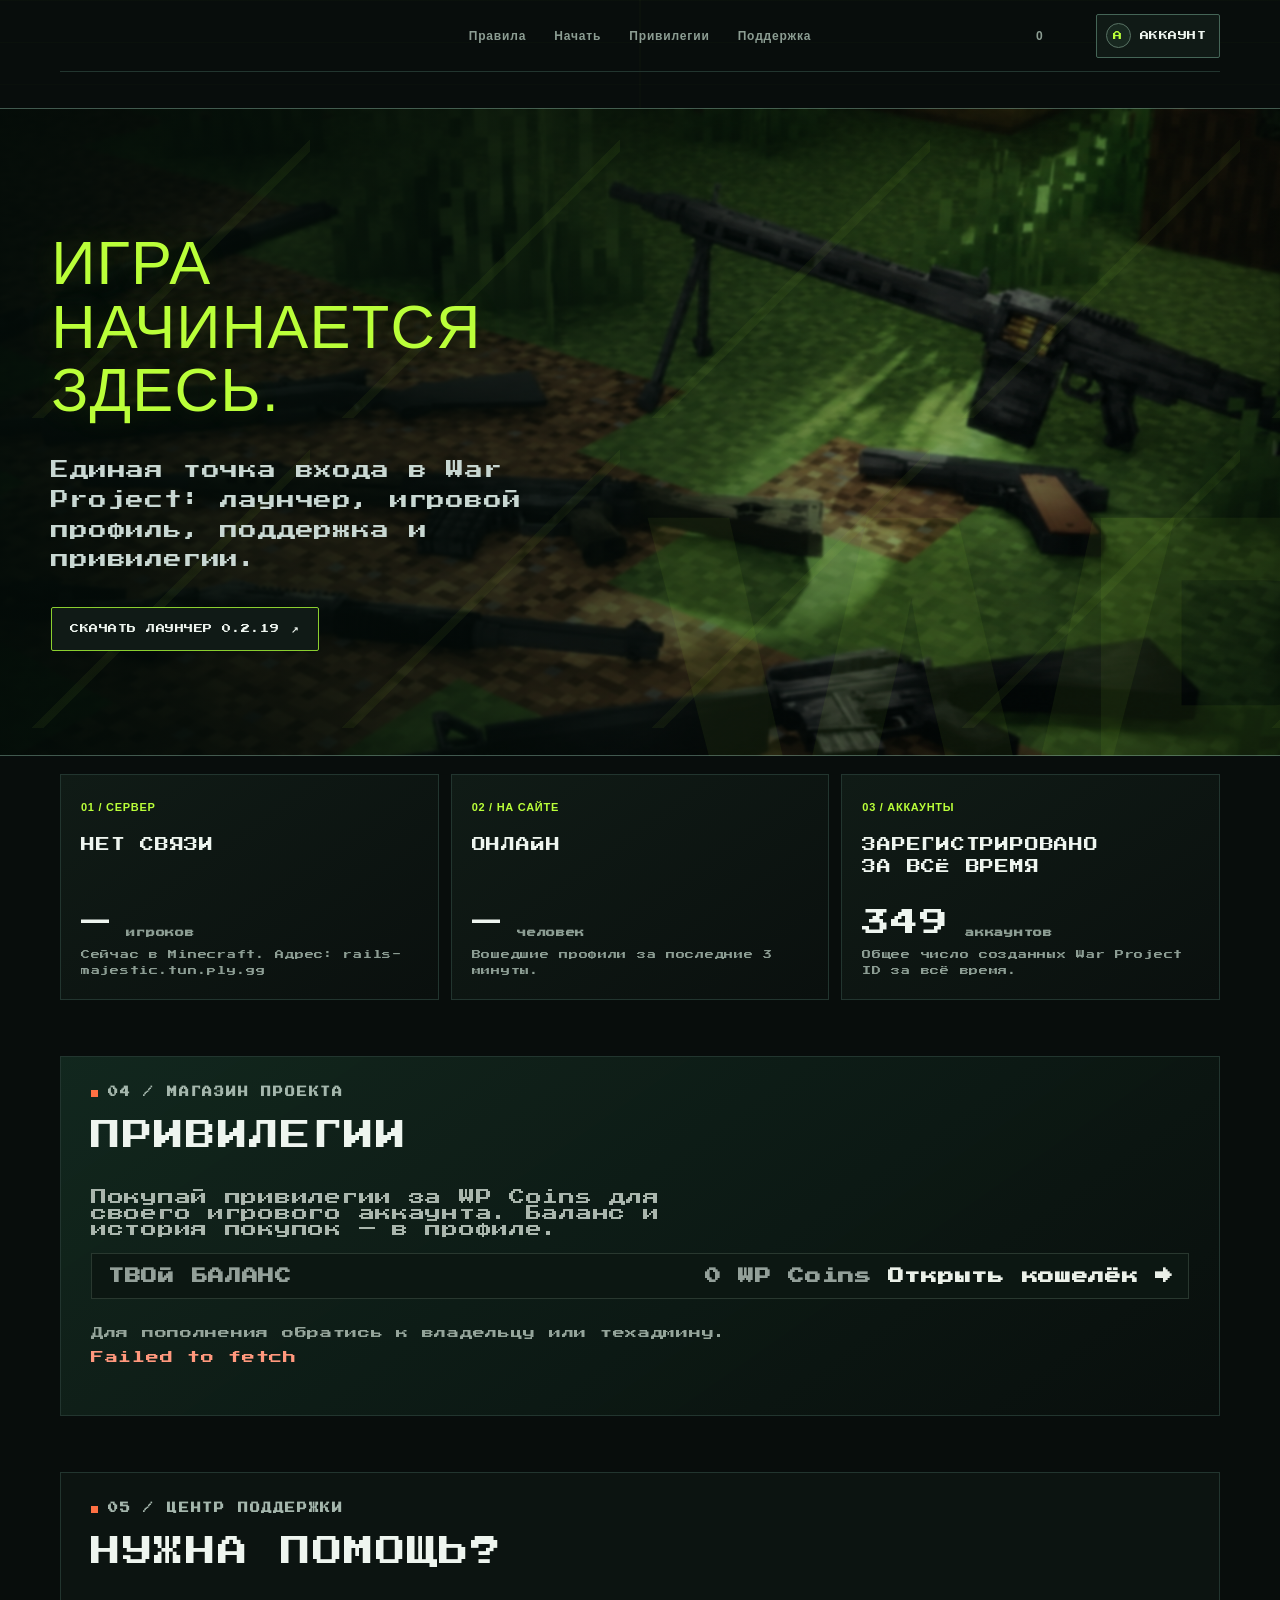
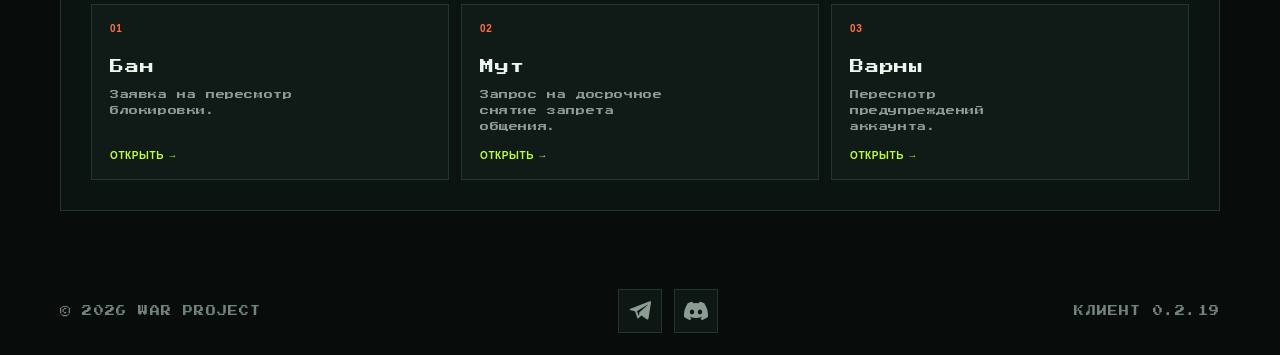
<file: index.html>
<!doctype html>
<html lang="ru">
<head>
  <meta charset="utf-8">
  <meta name="viewport" content="width=device-width, initial-scale=1">
    <meta http-equiv="Content-Security-Policy" content="default-src 'self'; script-src 'self'; style-src 'self'; img-src 'self' data:; connect-src 'self' https://war-project-api.goverussia.workers.dev https://war-project-api.war-project-api.workers.dev https://api.mcsrvstat.us; object-src 'none'; base-uri 'self'; form-action 'self'; frame-ancestors 'none'">
<meta name="theme-color" content="#080d0c">
  <meta name="description" content="War Project — лаунчер, игровой аккаунт и центр поддержки.">
  <title>War Project — игровая база</title>
  <link rel="stylesheet" href="style-v8.css?v=20">
  <link rel="stylesheet" href="wallet.css?v=7">
</head>
<body>
  <div class="page-grid"></div>
  <header class="header wrap">
    <a class="brand" href="#top" aria-label="War Project, на главную"><span>W</span><b>WAR PROJECT</b></a>
    <nav class="nav" aria-label="Навигация">
      <span class="nav-main"><a href="rules.html">Правила</a><a href="#start">Начать</a><a href="#privileges">Привилегии</a><a href="#support">Поддержка</a></span>
      <a class="wallet-nav" href="profile.html#wallet" data-wallet-auth hidden><span data-wallet-balance>—</span><video class="wallet-nav-coin" src="assets/coin_spin.gif.mp4" autoplay loop muted playsinline aria-label="WP Coins"></video></a>
      <button class="account-button" data-open="#accountModal"><span class="account-avatar" id="accountAvatar" aria-hidden="true">A</span><span id="accountNav">Аккаунт</span></button>
    </nav>
  </header>
  <main class="wrap" id="top">
    <section class="hero" id="start">
      <div class="hero-copy">
        <h1><span>ИГРА</span><em>НАЧИНАЕТСЯ</em><span>ЗДЕСЬ.</span></h1>
        <p class="lead">Единая точка входа в War Project: лаунчер, игровой профиль, поддержка и привилегии.</p>
        <div class="hero-actions">
          <a class="primary" href="https://github.com/laster-tg/war-project-site/releases/download/v0.2.19/War-Project-Launcher-0.2.19-Setup.exe">Скачать лаунчер 0.2.19 <b>↗</b></a>

        </div>
      </div>

      <div class="hero-mark" aria-hidden="true">WP</div>
    </section>
    <section class="quick stats-grid" aria-label="Статистика проекта">
      <article class="stat-card"><span>01 / СЕРВЕР</span><h2 id="serverState">ПРОВЕРКА</h2><strong><b id="serverPlayers">—</b> <small id="serverMax">игроков</small></strong><p>Сейчас в Minecraft. Адрес: rails-majestic.tun.ply.gg</p></article>
      <article class="stat-card"><span>02 / НА САЙТЕ</span><h2>ОНЛАЙН</h2><strong><b id="siteOnline">—</b> <small>человек</small></strong><p>Вошедшие профили за последние 3 минуты.</p></article>
      <article class="stat-card"><span>03 / АККАУНТЫ</span><h2>ЗАРЕГИСТРИРОВАНО<br>ЗА ВСЁ ВРЕМЯ</h2><strong><b id="registeredUsers">349</b> <small>аккаунтов</small></strong><p>Общее число созданных War Project ID за всё время.</p></article>
    </section>
    <section class="shop" id="privileges">
      <div class="section-title"><div><p class="kicker">04 / МАГАЗИН ПРОЕКТА</p><h2>ПРИВИЛЕГИИ</h2></div></div>
      <p class="wallet-shop-lead">Покупай привилегии за WP Coins для своего игрового аккаунта. Баланс и история покупок — в профиле.</p>
      <div class="wallet-shop-account" data-wallet-auth hidden>ТВОЙ БАЛАНС <strong><span data-wallet-balance>—</span> WP Coins</strong><a href="profile.html#wallet">Открыть кошелёк →</a></div>
      <div class="tiers privilege-tiers" id="privilegeCatalog" aria-busy="true">
        <article class="tier"><p>УРОВЕНЬ 01</p><h3>Боец</h3><span>Название своей команды, расширенный кит, личный флаг и доступ к закрытым Discord-разделам.</span><strong>50 WP Coins</strong><button disabled>Загрузка…</button></article>
        <article class="tier"><p>УРОВЕНЬ 02</p><h3>Разведчик</h3><span>Камуфляжный костюм, особое вооружение и обвесы, уникальный тег, команда, кит, флаг и Discord.</span><strong>75 WP Coins</strong><button disabled>Загрузка…</button></article>
        <article class="tier"><p>УРОВЕНЬ 03</p><h3>Командир</h3><span>Уникальное вооружение, особая броня и лечение, камуфляж, тег, команда, расширенный кит, флаг и Discord.</span><strong>150 WP Coins</strong><button disabled>Загрузка…</button></article>
      </div>
      <p class="wallet-help">Для пополнения обратись к владельцу или техадмину.</p><p class="form-message" id="shopMessage" aria-live="polite"></p>
    </section>
    <section class="support" id="support">
      <div class="section-title"><p class="kicker">05 / ЦЕНТР ПОДДЕРЖКИ</p><h2>НУЖНА ПОМОЩЬ?</h2></div>
      <div class="support-options">
        <button data-action="ban"><span>01</span><b>Бан</b><small>Заявка на пересмотр блокировки.</small><i>Открыть →</i></button>
        <button data-action="mute"><span>02</span><b>Мут</b><small>Запрос на досрочное снятие запрета общения.</small><i>Открыть →</i></button>
        <button data-action="warnings"><span>03</span><b>Варны</b><small>Пересмотр предупреждений аккаунта.</small><i>Открыть →</i></button>
      </div>
    </section>
  </main>
  <footer class="footer wrap">
    <span>© 2026 WAR PROJECT</span>
    <nav class="footer-socials" aria-label="Сообщество War Project">
      <a href="https://t.me/war_project_java" target="_blank" rel="noopener noreferrer" referrerpolicy="no-referrer" aria-label="Telegram War Project" title="Telegram">
        <svg viewBox="0 0 24 24" aria-hidden="true" focusable="false"><path fill="currentColor" fill-rule="evenodd" d="M21.7 2.3 2.4 9.7c-.9.4-.9 1.1-.2 1.3l5 1.6 1.9 5.9c.2.7.4.9.8.9s.6-.2.9-.5l2.6-2.5 5.3 3.9c1 .5 1.6.2 1.8-.9L23 3.6c.2-1-.4-1.7-1.3-1.3ZM9 12.2l10-6.3c.5-.3 1-.1.6.2l-8.3 7.5-.3 3.6-2-5Z"/></svg>
      </a>
      <a href="https://discord.gg/WyPWW98Q4u" target="_blank" rel="noopener noreferrer" referrerpolicy="no-referrer" aria-label="Discord War Project" title="Discord">
        <svg viewBox="0 0 24 24" aria-hidden="true" focusable="false"><path fill="currentColor" d="M20.317 4.369a19.791 19.791 0 0 0-4.885-1.515.074.074 0 0 0-.079.037c-.211.375-.445.865-.609 1.25a18.27 18.27 0 0 0-5.487 0 12.64 12.64 0 0 0-.618-1.25.077.077 0 0 0-.079-.037 19.736 19.736 0 0 0-4.885 1.515.07.07 0 0 0-.032.027C.533 9.045-.32 13.579.099 18.057a.082.082 0 0 0 .031.056 19.9 19.9 0 0 0 5.993 3.03.078.078 0 0 0 .084-.028c.462-.63.874-1.295 1.226-1.994a.076.076 0 0 0-.041-.106 13.1 13.1 0 0 1-1.872-.892.077.077 0 0 1-.008-.128c.126-.094.252-.192.372-.291a.074.074 0 0 1 .077-.01c3.928 1.793 8.181 1.793 12.062 0a.074.074 0 0 1 .078.01c.12.099.246.197.372.291a.077.077 0 0 1-.007.128c-.597.35-1.22.649-1.873.892a.076.076 0 0 0-.04.107c.36.698.772 1.362 1.225 1.993a.076.076 0 0 0 .084.028 19.84 19.84 0 0 0 6.002-3.03.077.077 0 0 0 .032-.055c.5-5.177-.838-9.674-3.549-13.66a.061.061 0 0 0-.031-.029ZM8.02 15.331c-1.183 0-2.157-1.086-2.157-2.419 0-1.333.955-2.419 2.157-2.419 1.211 0 2.176 1.096 2.157 2.419 0 1.333-.955 2.419-2.157 2.419Zm7.975 0c-1.183 0-2.157-1.086-2.157-2.419 0-1.333.955-2.419 2.157-2.419 1.211 0 2.176 1.096 2.157 2.419 0 1.333-.946 2.419-2.157 2.419Z"/></svg>
      </a>
    </nav>
    <span>КЛИЕНТ 0.2.19</span>
  </footer>
  <div class="modal account-modal" id="accountModal" aria-hidden="true"><section class="modal-box" role="dialog" aria-modal="true" aria-labelledby="accountTitle"><button class="close" data-close aria-label="Закрыть">×</button><p class="kicker">ИГРОВОЙ ПРОФИЛЬ</p><h2 id="accountTitle">WAR PROJECT ID</h2><p class="modal-lead">Один аккаунт для сайта, лаунчера и обращений. Пароль отправляется только в защищённый API аккаунтов.</p><div class="auth-tabs"><button class="active" data-auth-tab="login">Войти</button><button data-auth-tab="register">Регистрация</button></div><form id="authForm" novalidate><label for="authUsername">Игровой ник</label><input id="authUsername" autocomplete="username" required minlength="3" maxlength="24" placeholder="3–24 символа: буквы, цифры, _"><label for="authPassword">Пароль</label><input id="authPassword" type="password" autocomplete="current-password" required minlength="10" placeholder="Минимум 10 символов"><div id="confirmRow" hidden><label for="authConfirm">Повтори пароль</label><input id="authConfirm" type="password" autocomplete="new-password" placeholder="Повтори пароль"></div><div id="twoFactorLoginRow" hidden><label for="authTwoFactor">Код Google Authenticator</label><input id="authTwoFactor" inputmode="numeric" autocomplete="one-time-code" maxlength="6" placeholder="000000"></div><div class="form-message" id="authMessage" aria-live="polite"></div><button class="primary" id="authSubmit" type="submit">Войти →</button></form><div id="profilePanel" hidden><div class="profile-line"><span id="profileInitial">W</span><div><b id="profileName">Игрок</b><small>ПОСТОЯННЫЙ WAR PROJECT ID</small><code id="profileId">—</code></div></div><a class="primary profile-page-link" href="profile.html">Открыть полный профиль →</a><input id="avatarInput" type="file" accept="image/png,image/jpeg,image/webp" hidden><button class="logout" id="logoutButton" type="button">Выйти из аккаунта</button></div></section></div>
  <div class="modal" id="supportModal" aria-hidden="true"><form class="modal-box" id="requestForm" role="dialog" aria-modal="true" aria-labelledby="modalTitle"><button class="close" data-close type="button" aria-label="Закрыть">×</button><p class="kicker">НОВАЯ ЗАЯВКА</p><h2 id="modalTitle">ЦЕНТР ПОДДЕРЖКИ</h2><p class="modal-lead">Опиши ситуацию. Для отправки нужен War Project ID.</p><input id="requestType" type="hidden"><label for="requestDetails">Комментарий</label><textarea id="requestDetails" required maxlength="500" placeholder="Коротко опиши ситуацию"></textarea><div class="form-message" id="supportMessage" aria-live="polite"></div><button class="primary" type="submit">Отправить заявку →</button></form></div>
  <script src="api-config-prod.js?v=13"></script><script src="wallet.js?v=5"></script><script src="app-v8.js?v=17"></script>
</body></html>
</file>
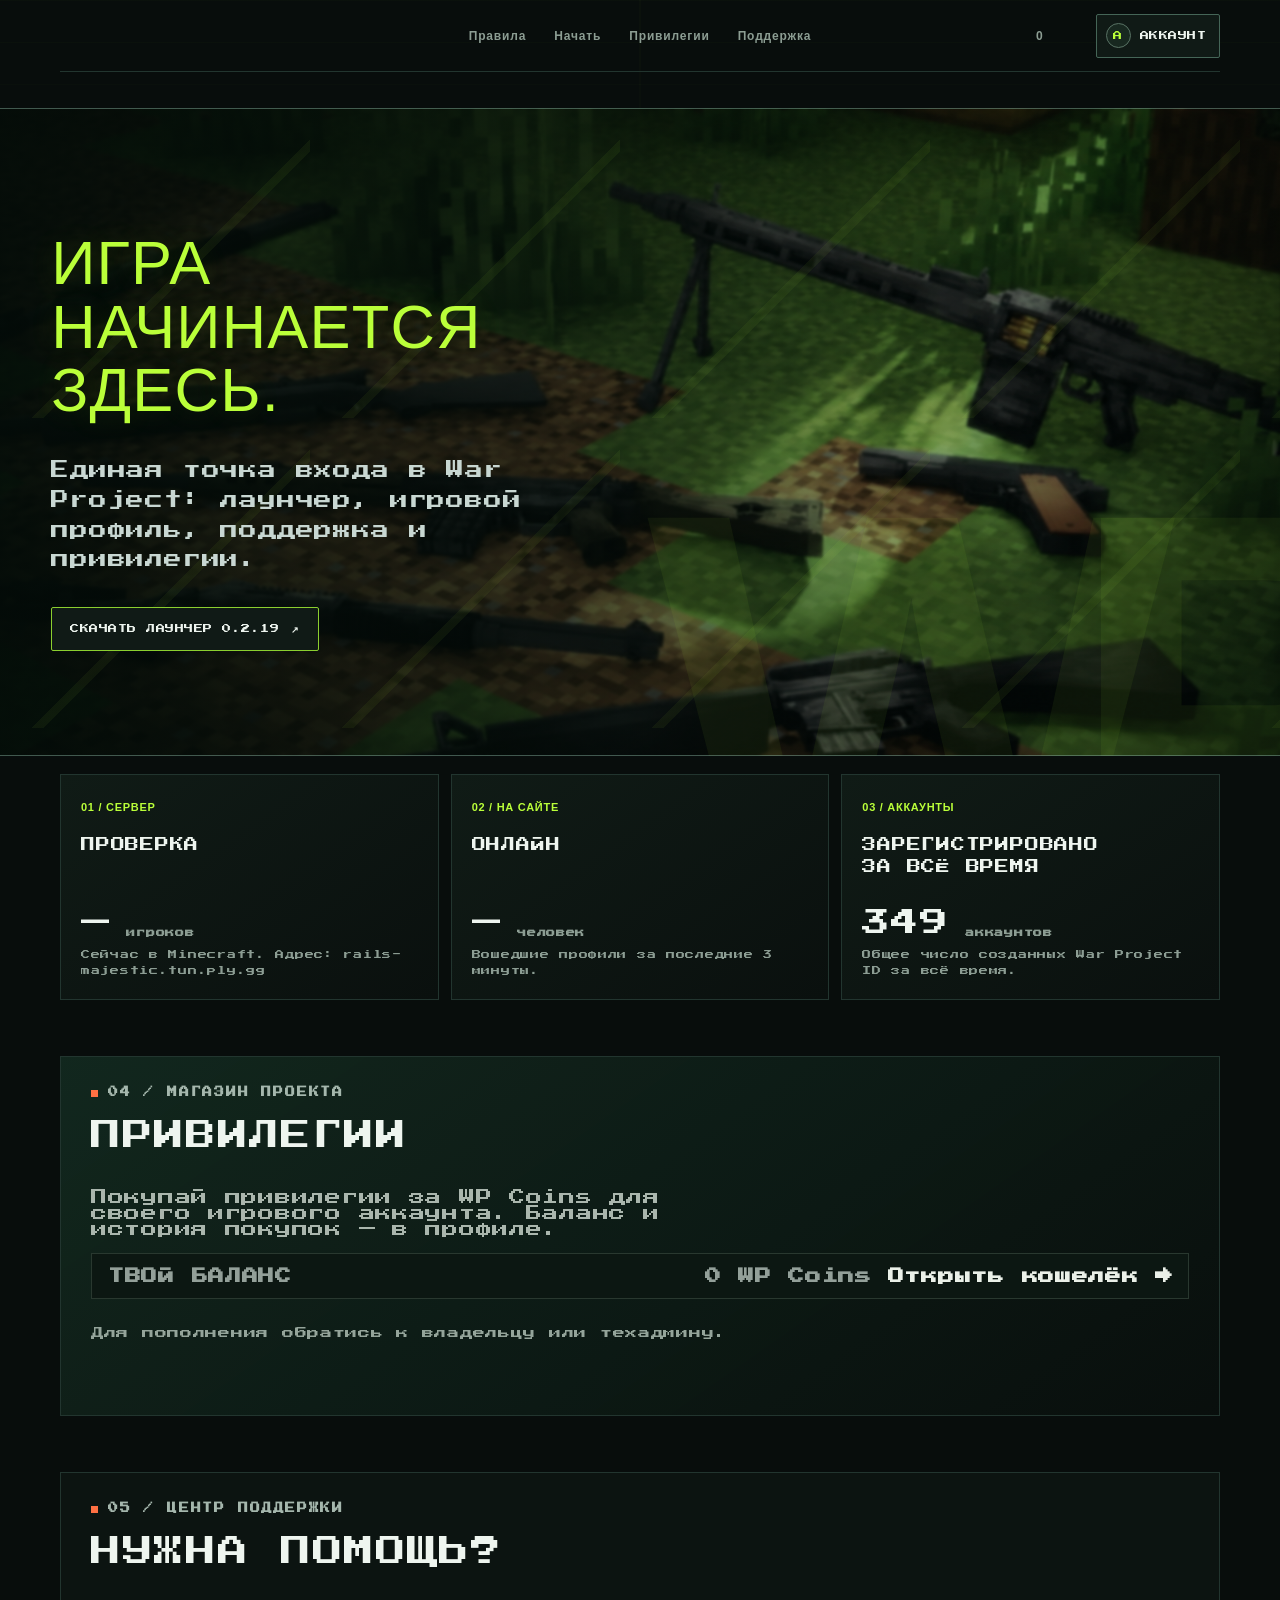
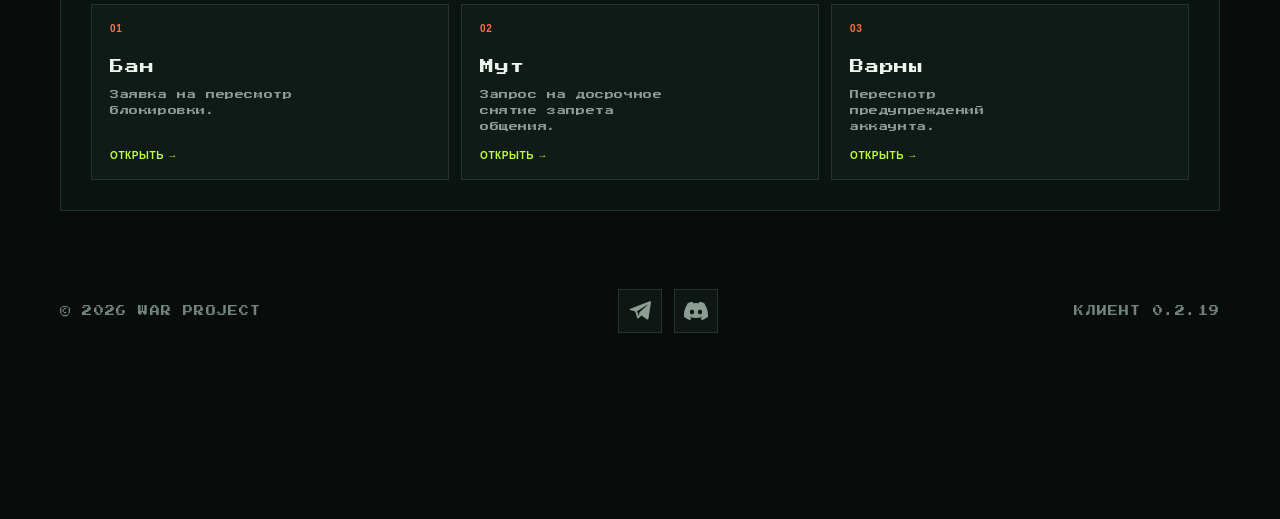
<file: account.html>
<!doctype html><html lang="ru"><head><meta charset="utf-8"><meta http-equiv="refresh" content="0;url=index.html#account"><link rel="canonical" href="index.html#account"><title>War Project ID</title></head><body></body></html>
</file>
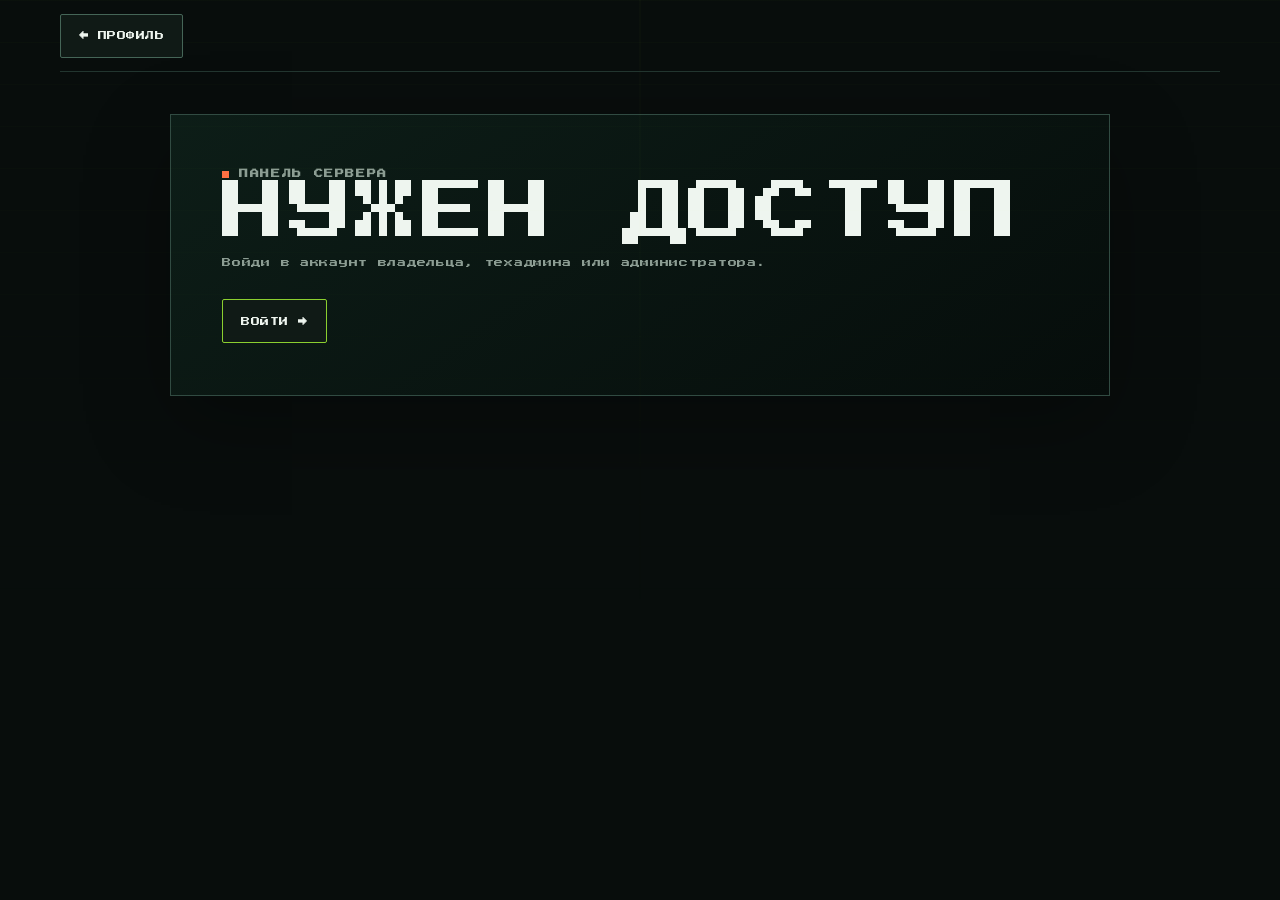
<file: admin-players.html>
<!doctype html>
<html lang="ru"><head><meta charset="utf-8"><meta name="viewport" content="width=device-width,initial-scale=1"><meta http-equiv="Content-Security-Policy" content="default-src 'self'; script-src 'self'; style-src 'self'; connect-src 'self' https://war-project-api.goverussia.workers.dev https://war-project-api.war-project-api.workers.dev; object-src 'none'; base-uri 'self'"><title>Игроки — War Project</title><link rel="stylesheet" href="style-v8.css?v=20"><link rel="stylesheet" href="admin.css?v=10"></head><body class="profile-page" data-admin-page="players"><div class="page-grid"></div><header class="header wrap"><a class="brand" href="index.html"><span>W</span><b>WAR PROJECT</b></a><a class="profile-back" href="profile.html">← ПРОФИЛЬ</a></header><main class="admin-wrap wrap"><section id="adminDenied" class="profile-locked"><p class="kicker">ПАНЕЛЬ СЕРВЕРА</p><h1>НУЖЕН ДОСТУП</h1><p>Войди в аккаунт владельца, техадмина или администратора.</p><a class="primary" href="index.html#account">ВОЙТИ →</a></section><section id="adminPanel" class="admin-panel" hidden><p class="kicker">RCON / УПРАВЛЕНИЕ СЕРВЕРОМ</p><h1>ШТАБ<br><em>УПРАВЛЕНИЯ.</em></h1><nav class="admin-nav" aria-label="Разделы админки"><a class="" href="admin.html">ОБЗОР</a><a class="active" href="admin-players.html">ИГРОКИ</a><a class="" href="admin-privileges.html">ПРИВИЛЕГИИ</a><a class="" href="admin-server.html">СЕРВЕР</a></nav><div class="admin-status"><span></span><b data-bridge-state>ПРОВЕРКА СВЯЗИ</b><small data-player-count>—</small></div>
  <section class="page-heading"><p class="section-index">01 / ИГРОКИ</p><h2>УПРАВЛЕНИЕ<br><em>ИГРОКАМИ.</em></h2><p>Каждая операция выполняется отдельной кнопкой.</p></section>
  <section class="online-box"><h2>ИГРОКИ ОНЛАЙН</h2><div data-player-list>Загрузка…</div></section>
  <div class="operation-grid">
    <form class="operation-card" data-command="op"><p>ДОСТУП</p><h2>ВЫДАТЬ OP</h2><label>ИГРОК ОНЛАЙН<select name="nickname" data-player-select required></select></label><button class="primary" type="submit">ВЫДАТЬ OP →</button><output class="command-result"></output></form>
    <form class="operation-card" data-command="deop"><p>ДОСТУП</p><h2>СНЯТЬ OP</h2><label>ИГРОК ОНЛАЙН<select name="nickname" data-player-select required></select></label><button class="secondary-action" type="submit">СНЯТЬ OP →</button><output class="command-result"></output></form>
    <form class="operation-card" data-command="kick"><p>МОДЕРАЦИЯ</p><h2>КИКНУТЬ</h2><label>ИГРОК ОНЛАЙН<select name="nickname" data-player-select required></select></label><label>ПРИЧИНА<input name="reason" maxlength="100" placeholder="Без причины"></label><button class="secondary-action" type="submit">КИКНУТЬ ИГРОКА →</button><output class="command-result"></output></form>
    <form class="operation-card danger-card" data-command="ban"><p>МОДЕРАЦИЯ</p><h2>ЗАБАНИТЬ</h2><label>ИГРОК ОНЛАЙН<select name="nickname" data-player-select required></select></label><label>ПРИЧИНА<input name="reason" maxlength="100" placeholder="Без причины"></label><button class="danger-action" type="submit">ЗАБАНИТЬ ИГРОКА →</button><output class="command-result"></output></form>
    <form class="operation-card account-card" data-command="pardonAccount"><p>WAR PROJECT ID</p><h2>РАЗБАН</h2><label>ПОСТОЯННЫЙ WAR ID<input name="accountId" inputmode="numeric" maxlength="9" placeholder="9 цифр" required></label><button class="secondary-action" type="submit">СНЯТЬ БАН →</button><output class="command-result"></output></form>
  </div></section></main><script src="api-config-prod.js?v=13"></script><script src="admin.js?v=20"></script></body></html>
</file>
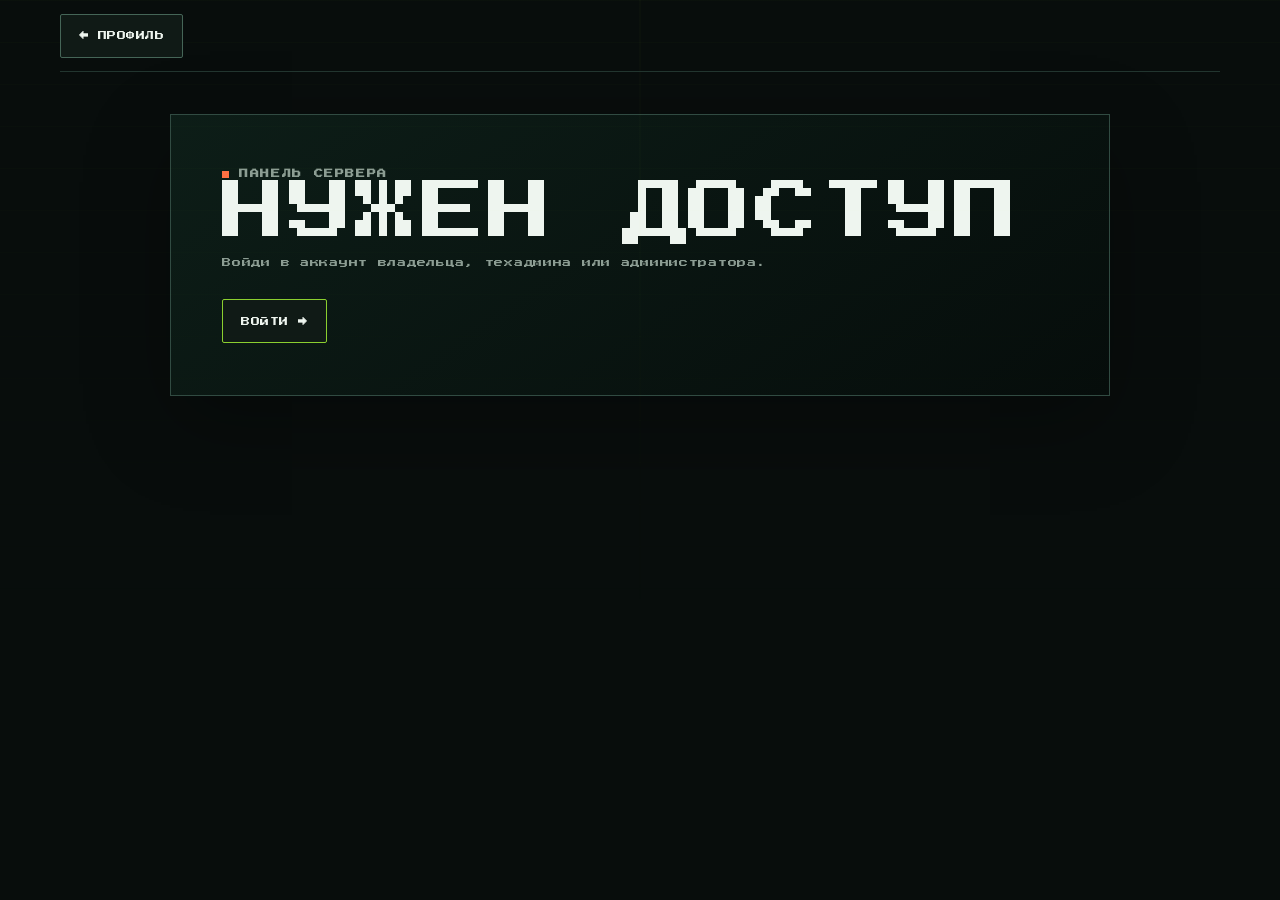
<file: admin-privileges.html>
<!doctype html>
<html lang="ru"><head><meta charset="utf-8"><meta name="viewport" content="width=device-width,initial-scale=1"><meta http-equiv="Content-Security-Policy" content="default-src 'self'; script-src 'self'; style-src 'self'; connect-src 'self' https://war-project-api.goverussia.workers.dev https://war-project-api.war-project-api.workers.dev; object-src 'none'; base-uri 'self'"><title>Привилегии — War Project</title><link rel="stylesheet" href="style-v8.css?v=20"><link rel="stylesheet" href="admin.css?v=10"></head><body class="profile-page" data-admin-page="privileges"><div class="page-grid"></div><header class="header wrap"><a class="brand" href="index.html"><span>W</span><b>WAR PROJECT</b></a><a class="profile-back" href="profile.html">← ПРОФИЛЬ</a></header><main class="admin-wrap wrap"><section id="adminDenied" class="profile-locked"><p class="kicker">ПАНЕЛЬ СЕРВЕРА</p><h1>НУЖЕН ДОСТУП</h1><p>Войди в аккаунт владельца, техадмина или администратора.</p><a class="primary" href="index.html#account">ВОЙТИ →</a></section><section id="adminPanel" class="admin-panel" hidden><p class="kicker">RCON / УПРАВЛЕНИЕ СЕРВЕРОМ</p><h1>ШТАБ<br><em>УПРАВЛЕНИЯ.</em></h1><nav class="admin-nav" aria-label="Разделы админки"><a class="" href="admin.html">ОБЗОР</a><a class="" href="admin-players.html">ИГРОКИ</a><a class="active" href="admin-privileges.html">ПРИВИЛЕГИИ</a><a class="" href="admin-server.html">СЕРВЕР</a></nav><div class="admin-status"><span></span><b data-bridge-state>ПРОВЕРКА СВЯЗИ</b><small data-player-count>—</small></div>
  <section class="page-heading"><p class="section-index">02 / ПРИВИЛЕГИИ</p><h2>РОЛИ<br><em>И ТЕГИ.</em></h2><p>Изменения применяются сразу в чате и табе сервера.</p></section>
  <section class="online-box"><h2>ИГРОКИ ОНЛАЙН</h2><div data-player-list>Загрузка…</div></section>
  <div class="operation-grid privileges-grid">
    <form class="operation-card wallet-admin-card" data-wallet-grant><p>WP COINS</p><h2>БАЛАНС ИГРОКА</h2><label>WAR ID ИЛИ НИК<input name="account" placeholder="9 цифр или ник" required></label><label>СУММА<input name="amount" type="number" step="1" min="-100000" max="100000" placeholder="Например: 100" required></label><label>КОММЕНТАРИЙ<input name="reason" maxlength="160" placeholder="Пополнение / компенсация"></label><button class="primary" type="submit">ИЗМЕНИТЬ БАЛАНС →</button><output class="command-result"></output></form>
    <form class="operation-card role-card" data-command="role"><p>РОЛЬ В ПРОЕКТЕ</p><h2>НАЗНАЧИТЬ РОЛЬ</h2><label>ИГРОК ОНЛАЙН<select name="nickname" data-player-select required></select></label><label>РОЛЬ<select name="role" required><option value="" selected disabled>ВЫБЕРИ РОЛЬ</option><option value="fighter">БОЕЦ</option><option value="scout">РАЗВЕДЧИК</option><option value="commander">КОМАНДИР</option><option value="admin">АДМИН</option><option value="techadmin">ТЕХАДМИН</option><option value="owner">ВЛАДЕЛЕЦ</option><option value="none">СНЯТЬ РОЛЬ</option></select></label><button class="primary" type="submit">НАЗНАЧИТЬ РОЛЬ →</button><output class="command-result"></output></form>
    <form class="operation-card" data-command="tag"><p>ОТОБРАЖЕНИЕ В ИГРЕ</p><h2>ИЗМЕНИТЬ ТЕГ</h2><label>ИГРОК ОНЛАЙН<select name="nickname" data-player-select required></select></label><label>ТЕГ В ИГРЕ<input name="tag" maxlength="16" placeholder="Например: ШТАБ" required></label><button class="secondary-action" type="submit">УСТАНОВИТЬ ТЕГ →</button><output class="command-result"></output></form>
  </div></section></main><script src="api-config-prod.js?v=13"></script><script src="admin.js?v=20"></script></body></html>
</file>
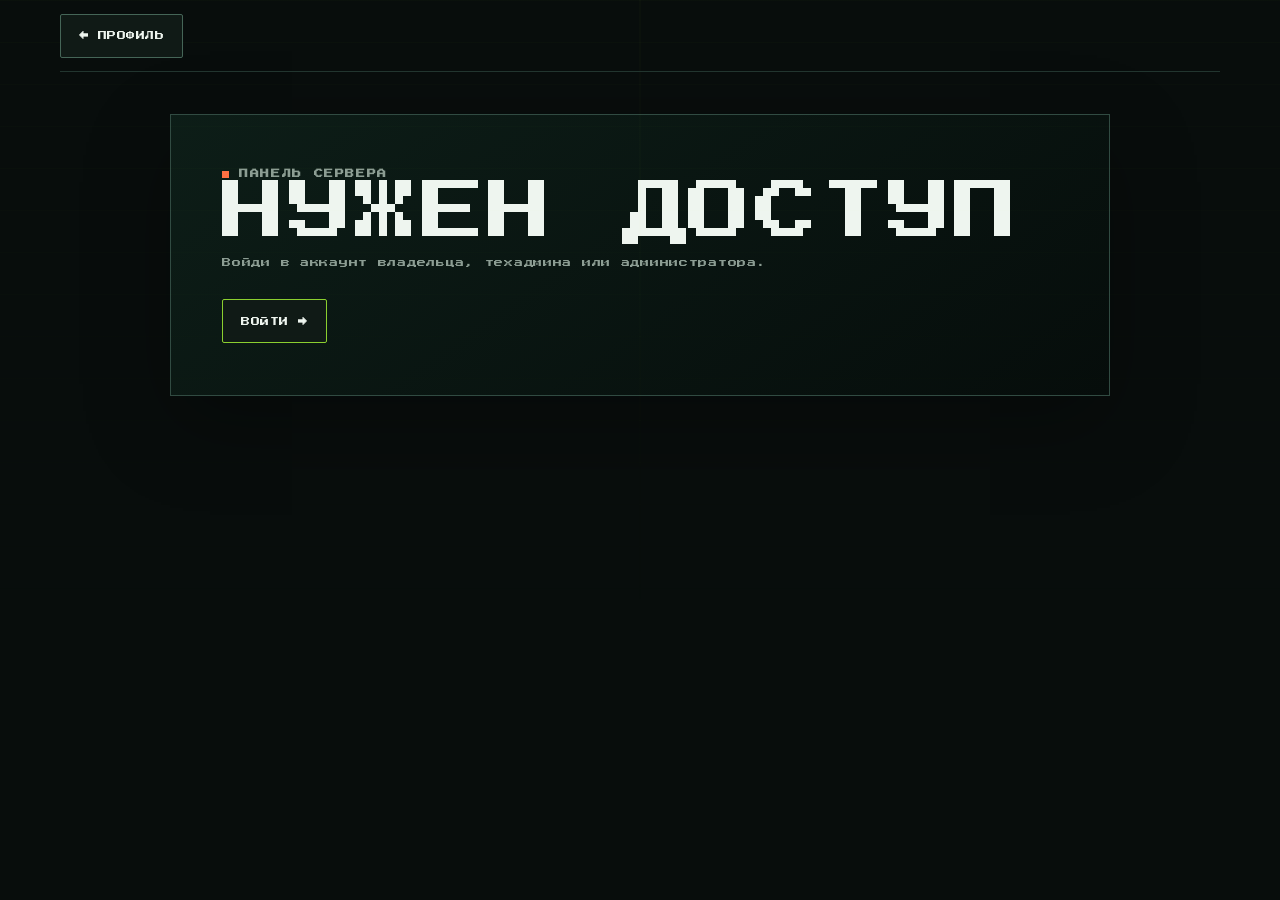
<file: admin-server.html>
<!doctype html>
<html lang="ru"><head><meta charset="utf-8"><meta name="viewport" content="width=device-width,initial-scale=1"><meta http-equiv="Content-Security-Policy" content="default-src 'self'; script-src 'self'; style-src 'self'; connect-src 'self' https://war-project-api.goverussia.workers.dev https://war-project-api.war-project-api.workers.dev; object-src 'none'; base-uri 'self'"><title>Сервер — War Project</title><link rel="stylesheet" href="style-v8.css?v=20"><link rel="stylesheet" href="admin.css?v=10"></head><body class="profile-page" data-admin-page="server"><div class="page-grid"></div><header class="header wrap"><a class="brand" href="index.html"><span>W</span><b>WAR PROJECT</b></a><a class="profile-back" href="profile.html">← ПРОФИЛЬ</a></header><main class="admin-wrap wrap"><section id="adminDenied" class="profile-locked"><p class="kicker">ПАНЕЛЬ СЕРВЕРА</p><h1>НУЖЕН ДОСТУП</h1><p>Войди в аккаунт владельца, техадмина или администратора.</p><a class="primary" href="index.html#account">ВОЙТИ →</a></section><section id="adminPanel" class="admin-panel" hidden><p class="kicker">RCON / УПРАВЛЕНИЕ СЕРВЕРОМ</p><h1>ШТАБ<br><em>УПРАВЛЕНИЯ.</em></h1><nav class="admin-nav" aria-label="Разделы админки"><a class="" href="admin.html">ОБЗОР</a><a class="" href="admin-players.html">ИГРОКИ</a><a class="" href="admin-privileges.html">ПРИВИЛЕГИИ</a><a class="active" href="admin-server.html">СЕРВЕР</a></nav><div class="admin-status"><span></span><b data-bridge-state>ПРОВЕРКА СВЯЗИ</b><small data-player-count>—</small></div>
  <section class="page-heading"><p class="section-index">03 / СЕРВЕР</p><h2>СВЯЗЬ<br><em>С ИГРОКАМИ.</em></h2><p>Объявление появится в игровом чате у всех, кто находится на сервере.</p></section>
  <section class="online-box"><h2>ИГРОКИ ОНЛАЙН</h2><div data-player-list>Загрузка…</div></section>
  <div class="operation-grid server-grid"><form class="operation-card broadcast-card" data-command="say"><p>ОБЪЯВЛЕНИЕ</p><h2>СООБЩЕНИЕ В ЧАТ</h2><label>ТЕКСТ СООБЩЕНИЯ<input name="message" maxlength="180" placeholder="Например: Рестарт через 10 минут" required></label><button class="primary" type="submit">ОТПРАВИТЬ В ЧАТ →</button><output class="command-result"></output></form></div></section></main><script src="api-config-prod.js?v=13"></script><script src="admin.js?v=20"></script></body></html>
</file>
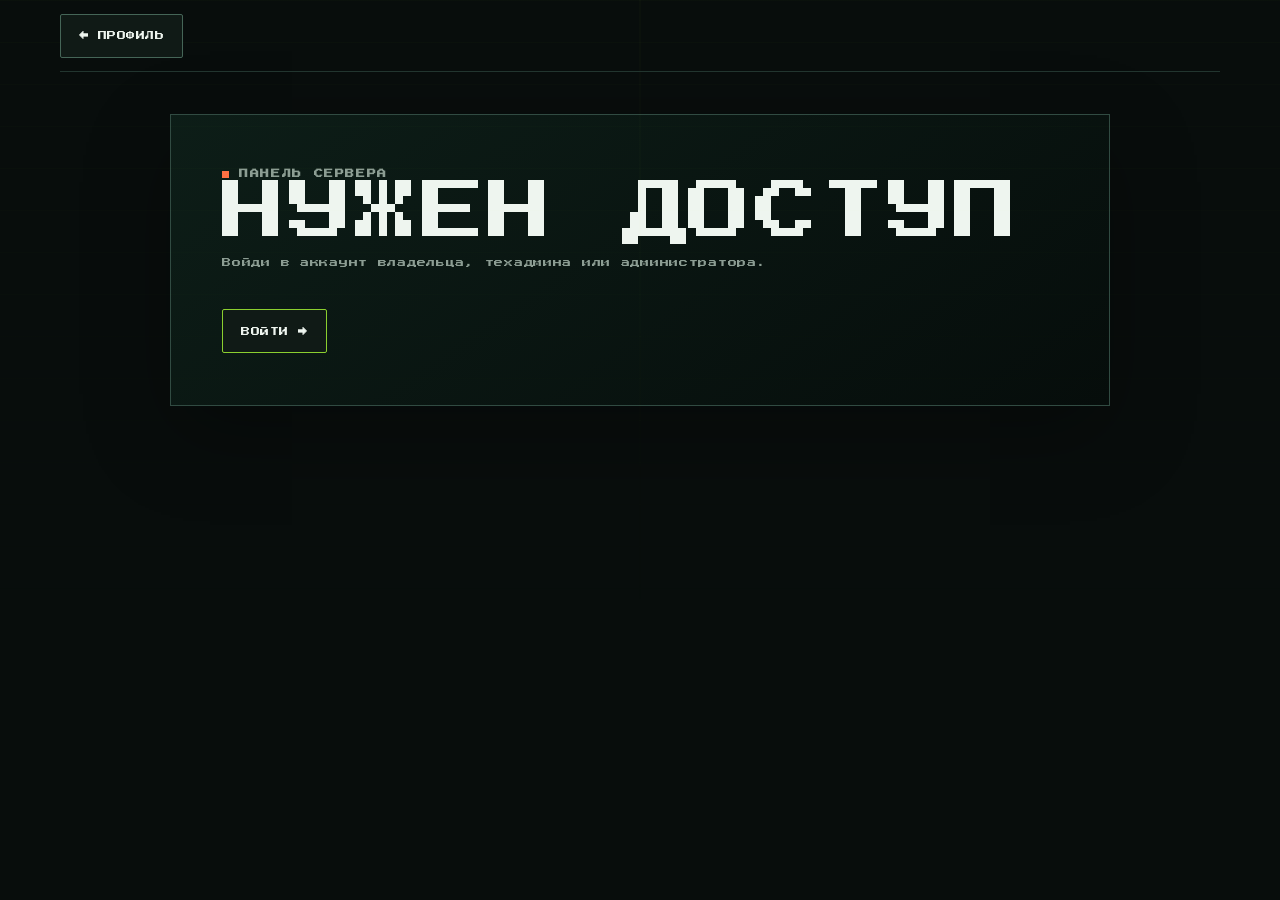
<file: admin.html>
<!doctype html>
<html lang="ru"><head><meta charset="utf-8"><meta name="viewport" content="width=device-width,initial-scale=1"><meta http-equiv="Content-Security-Policy" content="default-src 'self'; script-src 'self'; style-src 'self'; connect-src 'self' https://war-project-api.goverussia.workers.dev https://war-project-api.war-project-api.workers.dev; object-src 'none'; base-uri 'self'"><title>Штаб управления — War Project</title><link rel="stylesheet" href="style-v8.css?v=20"><link rel="stylesheet" href="admin.css?v=10"></head><body class="profile-page" data-admin-page="overview"><div class="page-grid"></div><header class="header wrap"><a class="brand" href="index.html"><span>W</span><b>WAR PROJECT</b></a><a class="profile-back" href="profile.html">← ПРОФИЛЬ</a></header><main class="admin-wrap wrap"><section id="adminDenied" class="profile-locked"><p class="kicker">ПАНЕЛЬ СЕРВЕРА</p><h1>НУЖЕН ДОСТУП</h1><p>Войди в аккаунт владельца, техадмина или администратора.</p><small id="adminAccessError"></small><a class="primary" href="index.html#account">ВОЙТИ →</a></section><section id="adminPanel" class="admin-panel" hidden><p class="kicker">RCON / УПРАВЛЕНИЕ СЕРВЕРОМ</p><h1>ШТАБ<br><em>УПРАВЛЕНИЯ.</em></h1><nav class="admin-nav" aria-label="Разделы админки"><a class="active" href="admin.html">ОБЗОР</a><a class="" href="admin-players.html">ИГРОКИ</a><a class="" href="admin-privileges.html">ПРИВИЛЕГИИ</a><a class="" href="admin-server.html">СЕРВЕР</a></nav><div class="admin-status"><span></span><b data-bridge-state>ПРОВЕРКА СВЯЗИ</b><small data-player-count>—</small></div>
  <section class="admin-intro"><div><p class="section-index">01 / ОПЕРАТИВНАЯ СВОДКА</p><h2>СЕРВЕР<br>ПОД КОНТРОЛЕМ.</h2><p>Выбери раздел для управления игроками, ролями или сервером.</p></div><div class="online-box"><h2>ИГРОКИ ОНЛАЙН</h2><div data-player-list>Загрузка…</div></div></section>
  <div class="admin-routes">
    <a class="admin-route" href="admin-players.html"><span>01 / ИГРОКИ</span><b>УПРАВЛЕНИЕ<br>ИГРОКАМИ</b><small>OP, кик, бан и разбан по War ID.</small><i>→</i></a>
    <a class="admin-route" href="admin-privileges.html"><span>02 / ПРИВИЛЕГИИ</span><b>РОЛИ<br>И ТЕГИ</b><small>Назначение роли и тега в игре.</small><i>→</i></a>
    <a class="admin-route" href="admin-server.html"><span>03 / СЕРВЕР</span><b>СООБЩЕНИЯ<br>СЕРВЕРА</b><small>Объявления для игроков в чате.</small><i>→</i></a>
  </div></section></main><script src="api-config-prod.js?v=13"></script><script src="admin.js?v=20"></script></body></html>
</file>
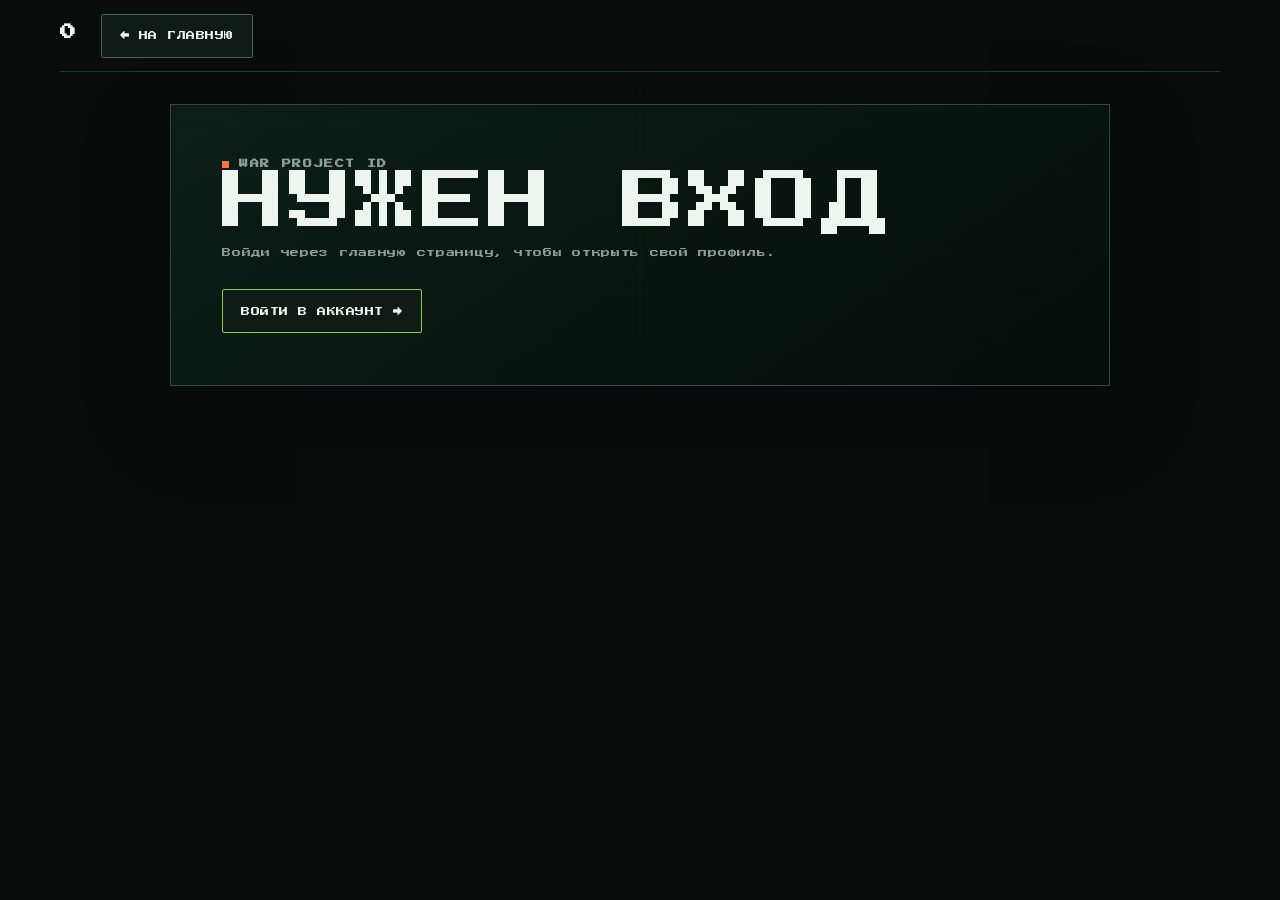
<file: profile.html>
<!doctype html>
<html lang="ru">
<head>
  <meta charset="utf-8"><meta name="viewport" content="width=device-width,initial-scale=1">
  <meta http-equiv="Content-Security-Policy" content="default-src 'self'; script-src 'self'; style-src 'self'; img-src 'self' data:; connect-src 'self' https://war-project-api.goverussia.workers.dev https://war-project-api.war-project-api.workers.dev; object-src 'none'; base-uri 'self'; form-action 'self'; frame-ancestors 'none'">
  <meta name="theme-color" content="#080d0c"><title>Профиль — War Project</title>
  <link rel="stylesheet" href="style-v8.css?v=20">
  <link rel="stylesheet" href="wallet.css?v=7">
</head>
<body class="profile-page">
  <div class="page-grid"></div>
  <header class="header wrap"><a class="brand" href="index.html" aria-label="На главную"><span>W</span><b>WAR PROJECT</b></a><nav class="profile-wallet-nav"><a class="wallet-nav" href="#wallet" data-wallet-auth hidden><span data-wallet-balance>—</span><video class="wallet-nav-coin" src="assets/coin_spin.gif.mp4" autoplay loop muted playsinline aria-label="WP Coins"></video></a><a class="profile-back" href="index.html">← НА ГЛАВНУЮ</a></nav></header>
  <main class="profile-wrap wrap">
    <section class="profile-hero" id="profileContent" hidden>
      <p class="kicker">WAR PROJECT ID / ПРОФИЛЬ ИГРОКА</p>
      <div class="profile-head"><div class="profile-identity"><label class="profile-avatar" id="profileAvatar" title="Изменить аватар">
        <span class="avatar-initial">W</span><span class="avatar-change">ИЗМЕНИТЬ<br>АВАТАР</span><input id="avatarInput" type="file" accept="image/png,image/jpeg,image/webp" aria-label="Выбрать новую аватарку">
      </label><div><h1 id="profileUsername">ИГРОК</h1><p id="profileCreated">Создан: —</p></div></div><div class="profile-actions"><label class="primary skin-upload">ЗАГРУЗИТЬ СКИН MINECRAFT<input id="skinInput" type="file" accept="image/png" hidden></label><a class="primary admin-action" id="adminLink" href="admin.html" hidden>ПАНЕЛЬ УПРАВЛЕНИЯ →</a><p id="skinStatus" class="form-message"></p></div></div>
      <div class="profile-grid">
        <article class="id-card"><span>ПОСТОЯННЫЙ ID</span><code id="accountId">—</code><small>Закреплён за аккаунтом и не меняется.</small></article>
        <article><span>НИК В ИГРЕ</span><strong id="accountNick">—</strong><small>Используется на сайте и в лаунчере.</small></article>
        <article class="status-card"><span>СТАТУС</span><strong id="accountRole">Игрок</strong><small>Уровень доступа War Project.</small></article>
      </div>
      <section class="wallet-panel" id="wallet" aria-labelledby="walletTitle">
        <div class="wallet-heading"><div><p class="kicker">ВАЛЮТА ПРОЕКТА</p><h2 id="walletTitle">КОШЕЛЁК</h2></div><button class="wallet-refresh" type="button" data-wallet-refresh>Обновить</button></div>
        <div class="wallet-balance-card"><span>ДОСТУПНО ДЛЯ ПОКУПОК</span><strong><span data-wallet-balance>—</span><video class="wallet-nav-coin" src="assets/coin_spin.gif.mp4" autoplay loop muted playsinline aria-label="WP Coins"></video></strong><a class="primary" href="index.html#privileges">Купить привилегию →</a></div>
        <p class="wallet-help">Для пополнения обратись к владельцу или техадмину.</p><p class="form-message" id="walletMessage" aria-live="polite"></p>
        <div class="wallet-history"><section aria-labelledby="walletOrdersTitle"><h3 id="walletOrdersTitle">МОИ ПРИВИЛЕГИИ</h3><div id="walletOrders"><p class="wallet-empty">Загружаем покупки…</p></div></section><section aria-labelledby="walletTransactionsTitle"><h3 id="walletTransactionsTitle">ИСТОРИЯ WP COINS</h3><div id="walletTransactions"><p class="wallet-empty">Загружаем операции…</p></div></section></div>
      </section><button class="logout" id="profileLogout" type="button">ВЫЙТИ ИЗ АККАУНТА</button>
    </section>
    <section class="profile-locked" id="profileLocked"><p class="kicker">WAR PROJECT ID</p><h1>НУЖЕН ВХОД</h1><p>Войди через главную страницу, чтобы открыть свой профиль.</p><a class="primary" href="index.html#account">ВОЙТИ В АККАУНТ →</a></section>
  </main>
  <script src="api-config-prod.js?v=13"></script><script src="wallet.js?v=6"></script><script src="profile.js?v=14"></script>
</body></html>
</file>
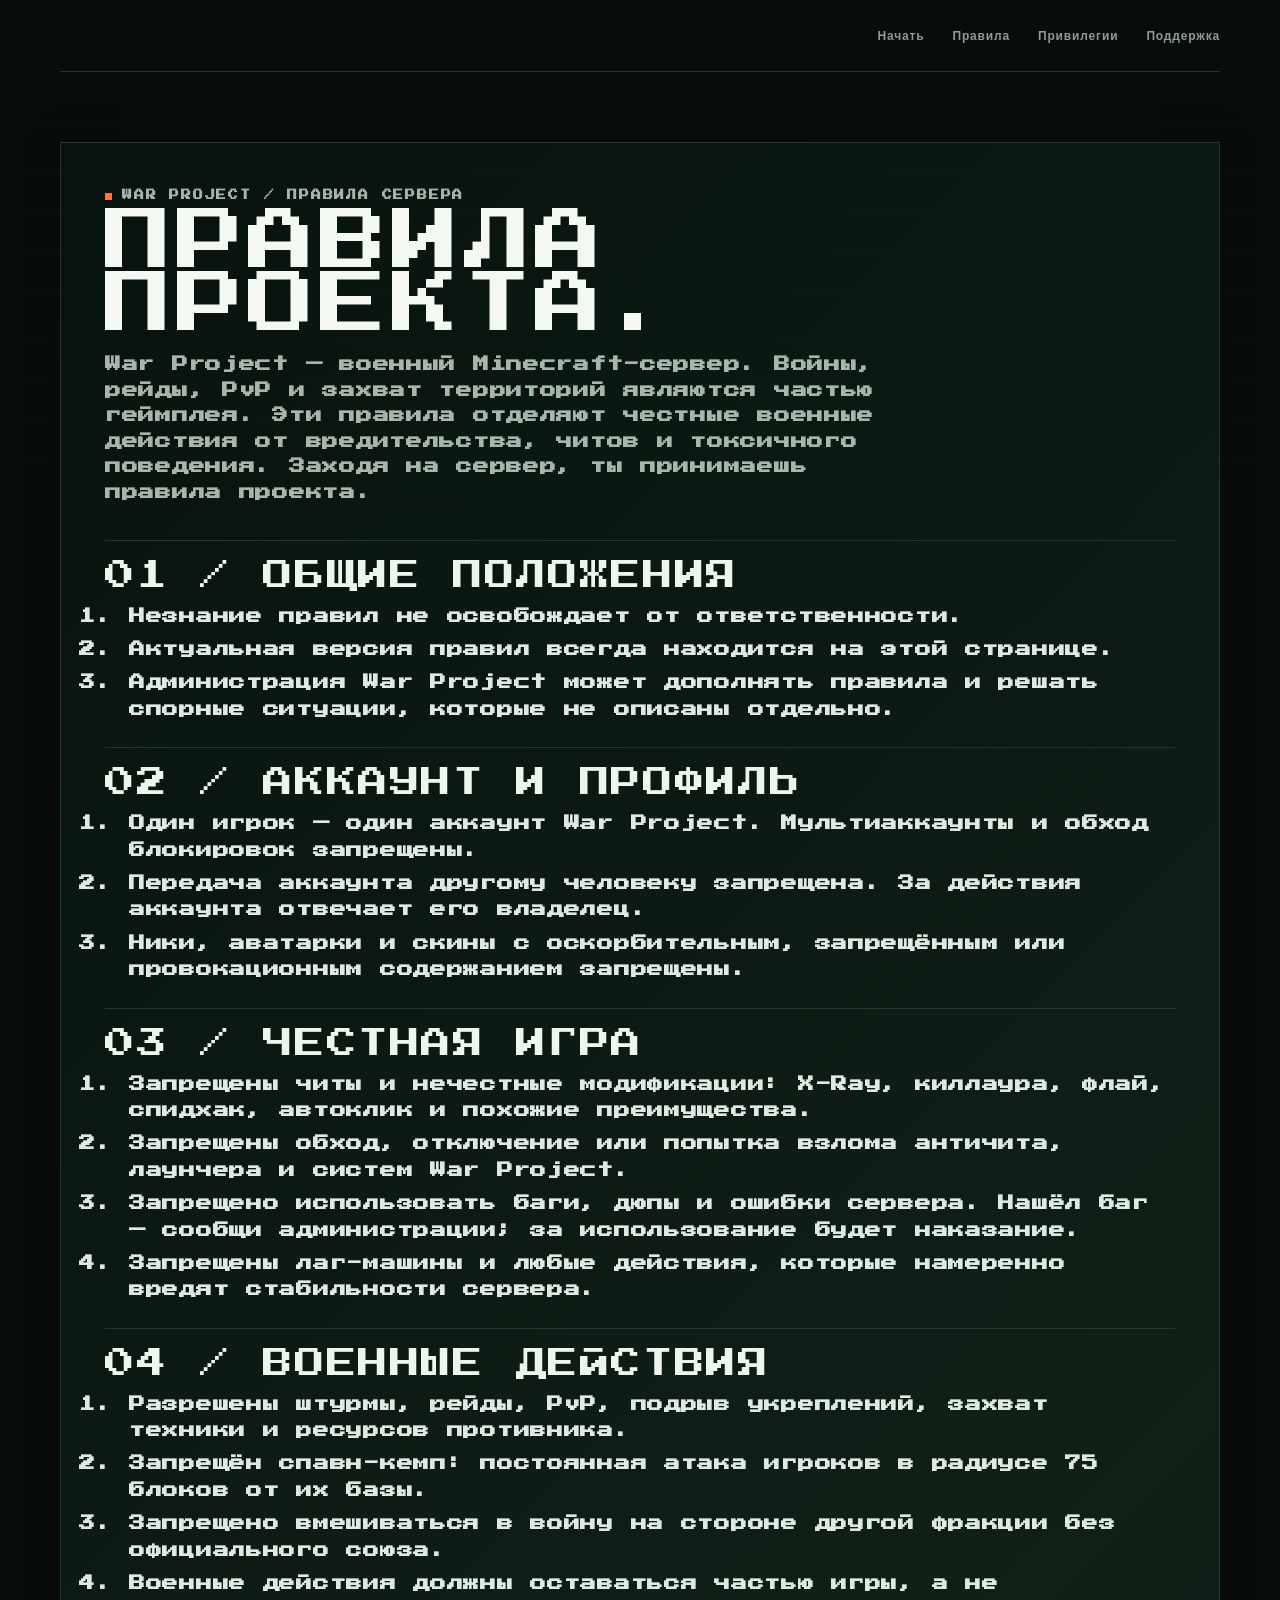
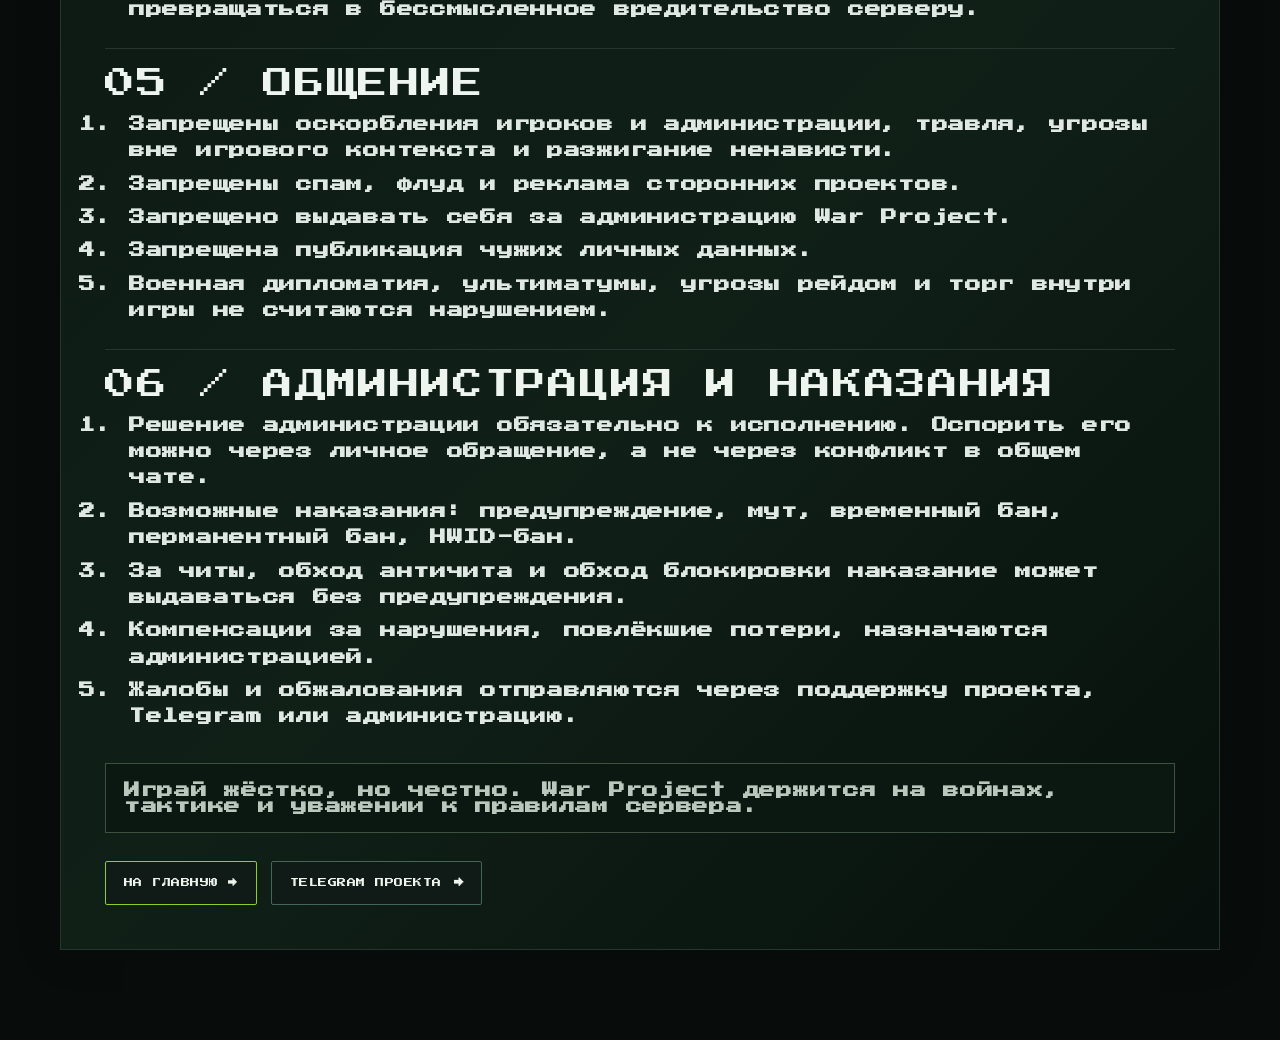
<file: rules.html>
<!doctype html>
<html lang="ru">
<head>
  <meta charset="utf-8">
  <meta name="viewport" content="width=device-width,initial-scale=1">
  <meta http-equiv="Content-Security-Policy" content="default-src 'self'; script-src 'self'; style-src 'self' 'unsafe-inline'; img-src 'self' data:; object-src 'none'; base-uri 'self'; form-action 'self'; frame-ancestors 'none'">
  <meta name="theme-color" content="#080d0c">
  <title>Правила — War Project</title>
  <link rel="stylesheet" href="style-v8.css?v=20">
  <style>
    .rules-wrap{padding:70px 0 90px}.rules-panel{border:1px solid #26362e;background:linear-gradient(135deg,#08120e,#102017 68%,#07100c);padding:44px;box-shadow:0 0 40px rgba(0,0,0,.22)}
    .rules-head{max-width:900px;margin-bottom:34px}.rules-head h1{margin:8px 0 12px;font:900 68px/.92 'Barlow Condensed',Impact,sans-serif;color:#f4f8f3;letter-spacing:6px;word-spacing:10px}.rules-head p{max-width:820px;color:#a8b5ad;font-weight:800;line-height:1.6}.rules-grid{display:grid;gap:18px}.rule-block{border-top:1px solid #26362e;padding-top:20px}.rule-block h2{margin:0 0 12px;font:900 30px 'Barlow Condensed',Impact,sans-serif;color:var(--lime);letter-spacing:1px}.rule-block ol{margin:0;padding-left:24px;color:#dfe8e2;font-weight:800;line-height:1.65}.rule-block li{margin:7px 0}.rule-note{margin-top:26px;border:1px solid #3d513e;background:#0b1711;padding:18px;color:#b9c7bd;font-weight:800}.rules-actions{display:flex;gap:14px;flex-wrap:wrap;margin-top:28px}.rules-actions .text-button{align-self:center}@media(max-width:760px){.rules-panel{padding:24px}.rules-head h1{font-size:42px;letter-spacing:3px;word-spacing:6px}.rule-block h2{font-size:24px}}
  </style>
</head>
<body class="profile-page">
  <div class="page-grid"></div>
  <header class="header wrap">
    <a class="brand" href="index.html" aria-label="На главную"><span>W</span><b>WAR PROJECT</b></a>
    <nav class="nav" aria-label="Навигация"><a href="index.html#start">Начать</a><a href="rules.html">Правила</a><a href="index.html#privileges">Привилегии</a><a href="index.html#support">Поддержка</a></nav>
  </header>
  <main class="rules-wrap wrap">
    <section class="rules-panel">
      <div class="rules-head">
        <p class="kicker">WAR PROJECT / ПРАВИЛА СЕРВЕРА</p>
        <h1>ПРАВИЛА<br>ПРОЕКТА.</h1>
        <p>War Project — военный Minecraft-сервер. Войны, рейды, PvP и захват территорий являются частью геймплея. Эти правила отделяют честные военные действия от вредительства, читов и токсичного поведения. Заходя на сервер, ты принимаешь правила проекта.</p>
      </div>
      <div class="rules-grid">
        <section class="rule-block"><h2>01 / ОБЩИЕ ПОЛОЖЕНИЯ</h2><ol><li>Незнание правил не освобождает от ответственности.</li><li>Актуальная версия правил всегда находится на этой странице.</li><li>Администрация War Project может дополнять правила и решать спорные ситуации, которые не описаны отдельно.</li></ol></section>
        <section class="rule-block"><h2>02 / АККАУНТ И ПРОФИЛЬ</h2><ol><li>Один игрок — один аккаунт War Project. Мультиаккаунты и обход блокировок запрещены.</li><li>Передача аккаунта другому человеку запрещена. За действия аккаунта отвечает его владелец.</li><li>Ники, аватарки и скины с оскорбительным, запрещённым или провокационным содержанием запрещены.</li></ol></section>
        <section class="rule-block"><h2>03 / ЧЕСТНАЯ ИГРА</h2><ol><li>Запрещены читы и нечестные модификации: X-Ray, киллаура, флай, спидхак, автоклик и похожие преимущества.</li><li>Запрещены обход, отключение или попытка взлома античита, лаунчера и систем War Project.</li><li>Запрещено использовать баги, дюпы и ошибки сервера. Нашёл баг — сообщи администрации; за использование будет наказание.</li><li>Запрещены лаг-машины и любые действия, которые намеренно вредят стабильности сервера.</li></ol></section>
        <section class="rule-block"><h2>04 / ВОЕННЫЕ ДЕЙСТВИЯ</h2><ol><li>Разрешены штурмы, рейды, PvP, подрыв укреплений, захват техники и ресурсов противника.</li><li>Запрещён спавн-кемп: постоянная атака игроков в радиусе 75 блоков от их базы.</li><li>Запрещено вмешиваться в войну на стороне другой фракции без официального союза.</li><li>Военные действия должны оставаться частью игры, а не превращаться в бессмысленное вредительство серверу.</li></ol></section>
        <section class="rule-block"><h2>05 / ОБЩЕНИЕ</h2><ol><li>Запрещены оскорбления игроков и администрации, травля, угрозы вне игрового контекста и разжигание ненависти.</li><li>Запрещены спам, флуд и реклама сторонних проектов.</li><li>Запрещено выдавать себя за администрацию War Project.</li><li>Запрещена публикация чужих личных данных.</li><li>Военная дипломатия, ультиматумы, угрозы рейдом и торг внутри игры не считаются нарушением.</li></ol></section>
        <section class="rule-block"><h2>06 / АДМИНИСТРАЦИЯ И НАКАЗАНИЯ</h2><ol><li>Решение администрации обязательно к исполнению. Оспорить его можно через личное обращение, а не через конфликт в общем чате.</li><li>Возможные наказания: предупреждение, мут, временный бан, перманентный бан, HWID-бан.</li><li>За читы, обход античита и обход блокировки наказание может выдаваться без предупреждения.</li><li>Компенсации за нарушения, повлёкшие потери, назначаются администрацией.</li><li>Жалобы и обжалования отправляются через поддержку проекта, Telegram или администрацию.</li></ol></section>
      </div>
      <div class="rule-note">Играй жёстко, но честно. War Project держится на войнах, тактике и уважении к правилам сервера.</div>
      <div class="rules-actions"><a class="primary" href="index.html#start">НА ГЛАВНУЮ →</a><a class="text-button" href="https://t.me/war_project_java" target="_blank" rel="noopener noreferrer">Telegram проекта <b>→</b></a></div>
    </section>
  </main>
</body>
</html>
</file>
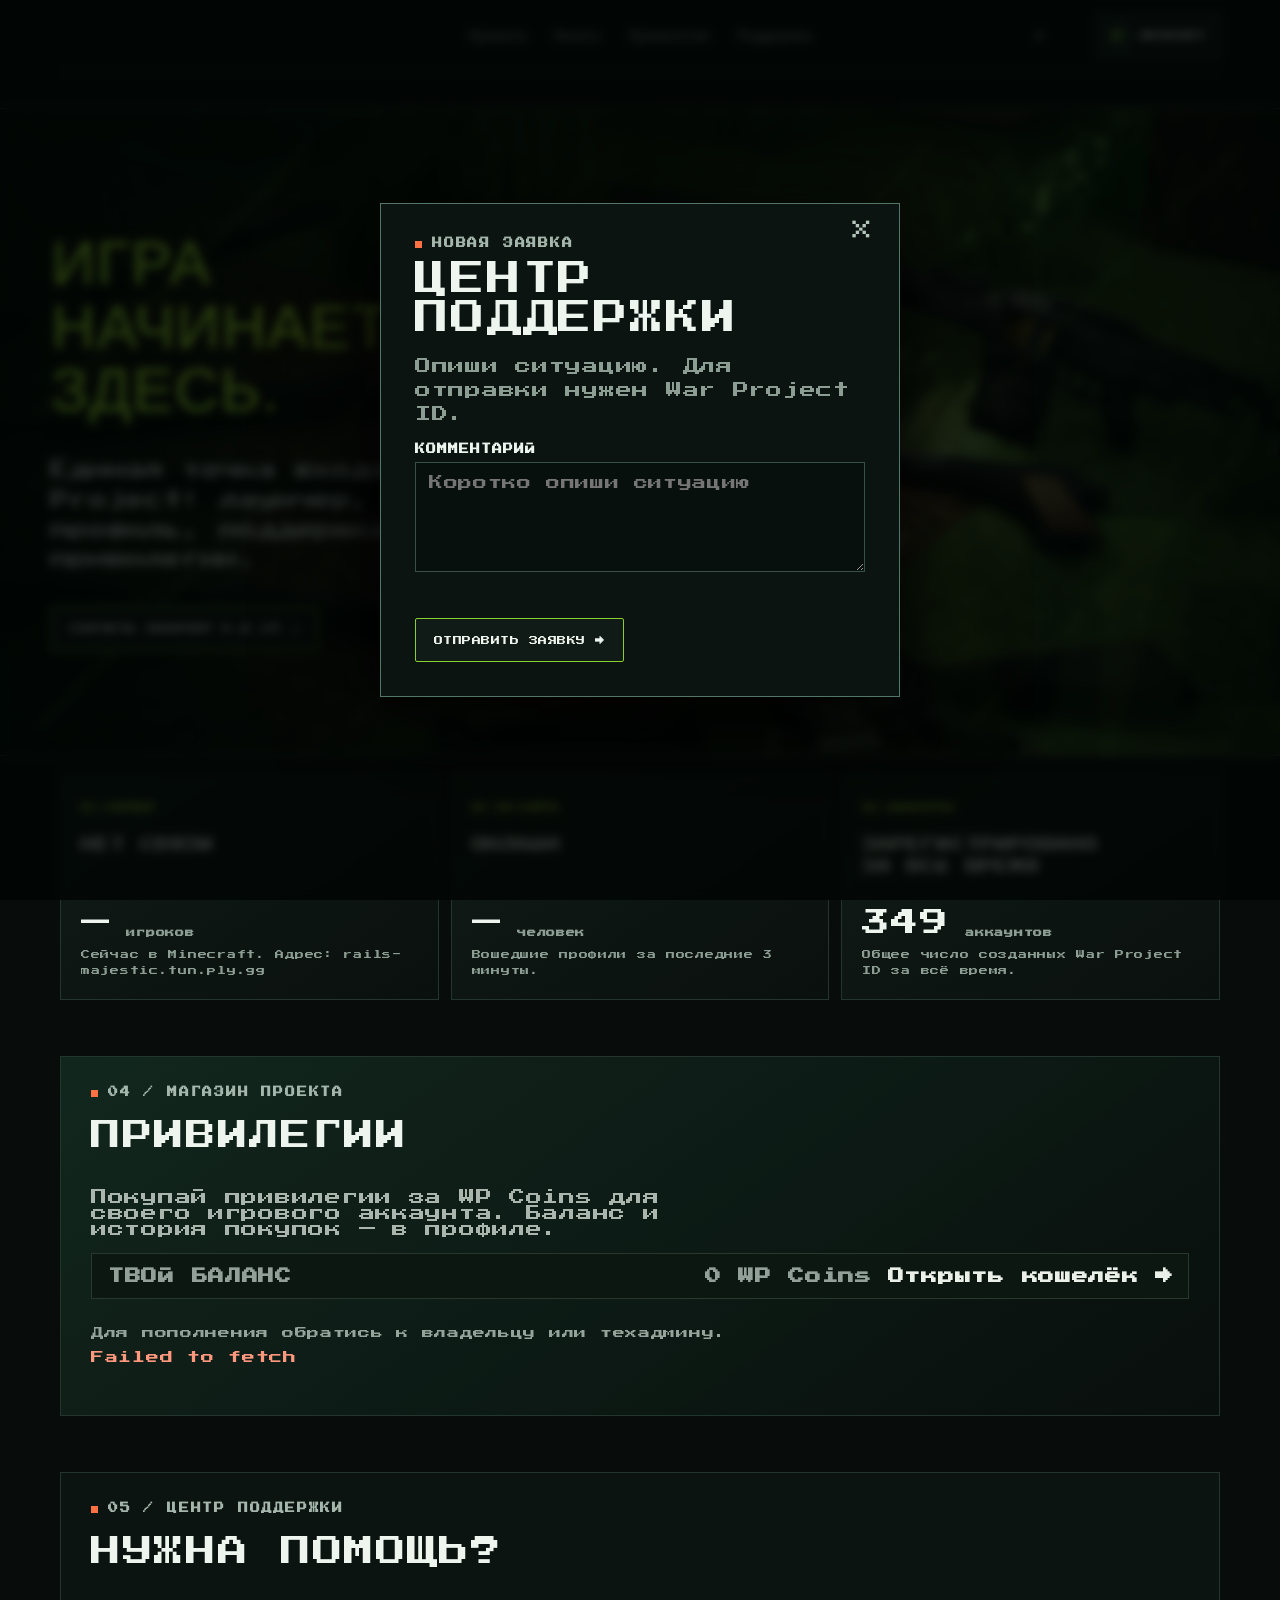
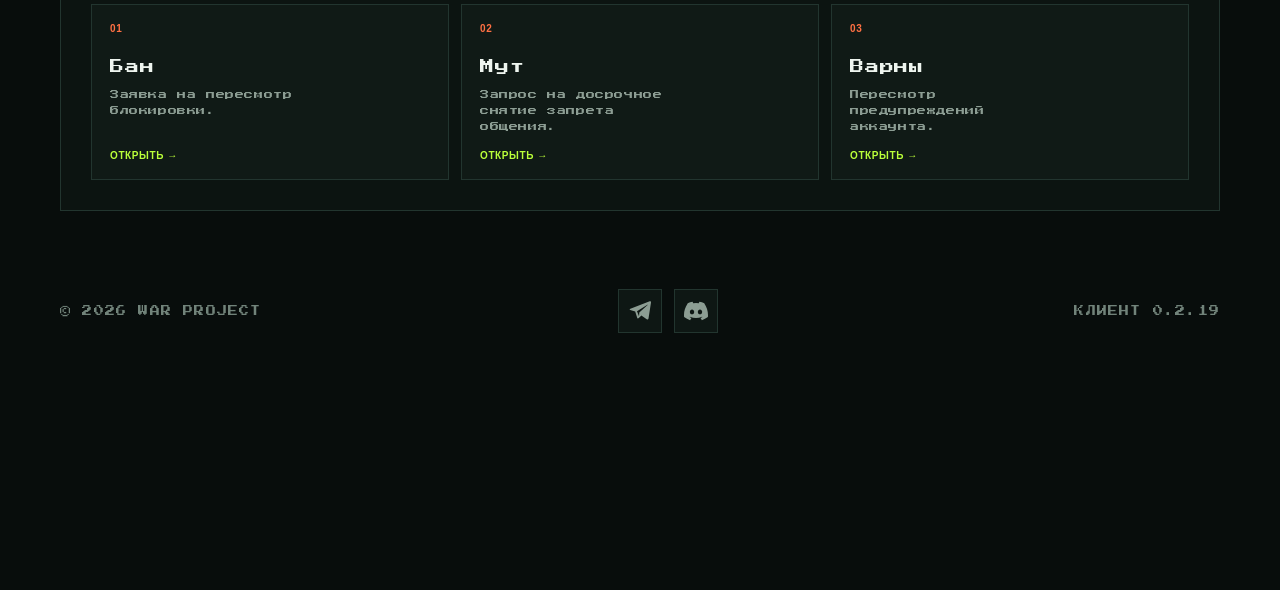
<file: support.html>
<!doctype html><html lang="ru"><head><meta charset="utf-8"><meta http-equiv="refresh" content="0;url=index.html#support"><link rel="canonical" href="index.html#support"><title>Поддержка — War Project</title></head><body></body></html>
</file>
<file: style-v8.css>
:root{--bg:#080d0c;--ink:#eef5ef;--muted:#8c9d93;--line:#22352f;--acid:#baff39;--orange:#ff7043;--panel:#0e1714}*{box-sizing:border-box}html{scroll-behavior:smooth}body{margin:0;background:var(--bg);color:var(--ink);font-family:Inter,Arial,sans-serif}.page-grid{position:fixed;inset:0;pointer-events:none;background:linear-gradient(90deg,transparent 49.9%,rgba(190,255,57,.035) 50%,transparent 50.1%),linear-gradient(rgba(190,255,57,.018) 1px,transparent 1px);background-size:100% 100%,100% 42px;mask-image:linear-gradient(#000,transparent 74%)}.wrap{width:min(1240px,calc(100% - 48px));margin:auto}.header{height:88px;display:flex;align-items:center;justify-content:space-between;border-bottom:1px solid var(--line)}.brand{display:flex;align-items:center;gap:12px;color:var(--ink);text-decoration:none;font-size:13px;letter-spacing:.17em}.brand span{display:grid;place-items:center;width:34px;height:34px;background:var(--acid);color:#081008;font:bold 22px Georgia}.nav{display:flex;align-items:center;gap:28px}.nav a,.nav button{color:var(--muted);text-decoration:none;border:0;background:none;font:700 12px Inter,Arial,sans-serif;cursor:pointer}.nav a:hover,.nav button:hover{color:var(--acid)}.account-button{min-height:37px;padding:0 13px;border:1px solid #344a42!important;color:var(--ink)!important}.account-button i,.status-dot{display:inline-block;width:7px;height:7px;background:var(--acid);border-radius:50%;box-shadow:0 0 14px var(--acid);margin-right:7px}.hero{position:relative;min-height:620px;margin:36px 0 18px;padding:78px;overflow:hidden;border:1px solid #28443b;background:radial-gradient(circle at 89% 23%,rgba(79,141,121,.24),transparent 25%),linear-gradient(120deg,#0e1915,#0a100f 63%,#11271e)}.hero:before{content:'';position:absolute;inset:0;background:linear-gradient(135deg,transparent 55%,rgba(186,255,57,.04) 55% 57%,transparent 57%);background-size:310px 310px}.hero-copy{position:relative;z-index:1;max-width:710px}.kicker{margin:0;color:#a5b7ad;font-size:10px;font-weight:900;letter-spacing:.18em}.kicker:before{content:'';display:inline-block;width:7px;height:7px;margin-right:10px;background:var(--orange)}h1,h2{font-family:Impact,Haettenschweiler,'Arial Narrow Bold',sans-serif;letter-spacing:.02em}h1{margin:22px 0;font-size:clamp(68px,9vw,134px);line-height:.76}h1 em{font-style:normal;color:var(--acid)}.lead{max-width:480px;margin:0;color:#afbeb5;font-size:17px;line-height:1.55}.hero-actions{display:flex;align-items:center;gap:25px;margin-top:34px}.primary{display:inline-flex;align-items:center;gap:22px;padding:17px 20px;border:0;background:var(--acid);color:#0a100d;text-decoration:none;text-transform:uppercase;font:bold 12px Inter,Arial,sans-serif;letter-spacing:.09em;cursor:pointer;clip-path:polygon(0 0,93% 0,100% 24%,100% 100%,0 100%)}.primary:hover{filter:brightness(1.12)}.text-button{border:0;background:none;color:#d7e0da;font:800 12px Inter,Arial,sans-serif;cursor:pointer}.text-button b{color:var(--acid);margin-left:8px}.server-card{position:absolute;z-index:1;right:58px;top:70px;width:285px;padding:24px;border:1px solid #507467;border-left:4px solid var(--acid);background:rgba(7,13,11,.78);backdrop-filter:blur(7px)}.server-card p{display:inline;color:#a8b6af;font-size:10px;font-weight:900;letter-spacing:.13em}.server-card strong{display:block;margin:17px 0 12px;font:700 27px/1 Georgia,serif}.server-card strong em{color:var(--acid);font-style:normal}.server-card small{display:block;color:var(--muted);line-height:1.4}.copy-address{width:100%;margin-top:20px;padding:11px;border:1px solid #46665a;background:transparent;color:var(--acid);font:bold 10px Inter,Arial,sans-serif;text-transform:uppercase;letter-spacing:.08em;cursor:pointer}.copy-address:hover{background:#182b22}.hero-mark{position:absolute;right:-45px;bottom:-177px;color:rgba(186,255,57,.055);font:900 560px/.8 Arial;letter-spacing:-.2em}.quick{display:grid;grid-template-columns:repeat(3,1fr);gap:15px;margin-bottom:80px}.quick article{min-height:236px;padding:25px;border:1px solid var(--line);background:linear-gradient(145deg,#101b16,#0a100e)}.quick article>span{color:var(--acid);font:900 11px Inter,Arial,sans-serif}.quick h2{margin:22px 0 9px;font:700 28px Georgia,serif;letter-spacing:0}.quick p{min-height:44px;margin:0;color:var(--muted);font-size:14px;line-height:1.45}.quick a,.quick button{display:inline-block;margin-top:25px;padding:0;border:0;background:none;color:var(--acid);font:900 10px Inter,Arial,sans-serif;text-decoration:none;text-transform:uppercase;letter-spacing:.1em;cursor:pointer}.shop,.support{margin-bottom:80px;padding:42px;border:1px solid var(--line);background:linear-gradient(145deg,rgba(20,45,34,.82),rgba(9,15,13,.98));position:relative;overflow:hidden}.section-title{display:flex;align-items:end;gap:30px;justify-content:space-between;margin-bottom:30px}.section-title h2{margin:9px 0 0;font-size:48px;line-height:.84}.section-title>span{max-width:320px;color:var(--muted);font-size:14px;line-height:1.5}.tiers{display:grid;grid-template-columns:repeat(5,1fr);gap:10px}.tier{display:flex;flex-direction:column;min-height:292px;padding:20px;border:1px solid #31463d;background:rgba(5,11,9,.67)}.tier.featured{border-color:var(--acid);background:linear-gradient(160deg,rgba(186,255,57,.18),rgba(7,13,10,.8))}.tier p{margin:0;color:var(--acid);font-size:10px;font-weight:900}.tier h3{margin:28px 0 12px;font:700 26px Georgia,serif}.tier>span{color:var(--muted);font-size:13px;line-height:1.45}.tier strong{margin-top:auto;padding:18px 0;color:var(--ink);font-size:19px}.tier button{padding:12px;border:1px solid #49695b;background:transparent;color:var(--ink);font:900 10px Inter,Arial,sans-serif;text-transform:uppercase;cursor:pointer}.tier button:hover{border-color:var(--acid);color:var(--acid)}.support{background:#0c1411}.support-options{display:grid;grid-template-columns:repeat(3,1fr);gap:12px}.support-options button{position:relative;min-height:190px;padding:22px;border:1px solid var(--line);background:#101a16;color:var(--ink);text-align:left;cursor:pointer}.support-options button:hover{transform:translateY(-3px);border-color:var(--orange)}.support-options span{display:block;color:var(--orange);font:bold 10px Inter,Arial,sans-serif}.support-options b{display:block;margin:23px 0 8px;font:700 28px Georgia,serif}.support-options small{display:block;max-width:210px;color:var(--muted);font-size:13px;line-height:1.4}.support-options i{position:absolute;bottom:20px;color:var(--acid);font:900 10px Inter,Arial,sans-serif;font-style:normal;text-transform:uppercase}.footer{display:flex;justify-content:space-between;padding:28px 0;color:#71837a;font-size:10px;letter-spacing:.12em}.footer a{color:var(--acid);text-decoration:none}.modal{position:fixed;inset:0;z-index:20;display:none;align-items:center;justify-content:center;padding:20px;background:rgba(1,5,3,.76);backdrop-filter:blur(5px)}.modal.show{display:flex}.modal-box{position:relative;width:min(520px,100%);padding:34px;border:1px solid #527669;background:#0b1411;box-shadow:0 24px 90px #000}.modal-box h2{margin:12px 0;font-size:42px}.modal-lead{color:var(--muted);line-height:1.5}.close{position:absolute;right:16px;top:12px;border:0;background:none;color:#b5c6bc;font-size:27px;cursor:pointer}.auth-tabs{display:flex;gap:20px;margin-top:25px;border-bottom:1px solid var(--line)}.auth-tabs button{padding:10px 0;border:0;border-bottom:2px solid transparent;background:none;color:var(--muted);font:900 11px Inter,Arial,sans-serif;text-transform:uppercase;cursor:pointer}.auth-tabs button.active{border-color:var(--acid);color:var(--acid)}label{display:block;margin:18px 0 8px;font-size:10px;font-weight:900;text-transform:uppercase;letter-spacing:.1em}input,textarea{width:100%;padding:13px;border:1px solid #355147;background:#07100d;color:var(--ink);font:14px Inter,Arial,sans-serif}textarea{min-height:110px;resize:vertical}.form-message{min-height:22px;margin:12px 0;color:#b9c8c0;font-size:13px}.form-message.error{color:#ff987d}.form-message.success{color:var(--acid)}.profile-line{display:flex;align-items:center;gap:13px;margin:27px 0;padding:16px;border:1px solid var(--line)}.profile-line span{display:grid;place-items:center;width:42px;height:42px;overflow:hidden;background:var(--acid);color:#09200e}.profile-line img{width:100%;height:100%;object-fit:cover}.avatar-upload{display:flex;align-items:center;justify-content:center;min-height:44px;border:1px dashed #517064;color:var(--acid);cursor:pointer}.avatar-upload input{display:none}.logout{width:100%;margin-top:12px;padding:12px;border:1px solid #704e45;background:transparent;color:#ff9d86;font:900 10px Inter,Arial,sans-serif;text-transform:uppercase;cursor:pointer}@media(max-width:1000px){.tiers{grid-template-columns:repeat(3,1fr)}.server-card{right:36px}.hero{padding:60px 42px}}@media(max-width:720px){.wrap{width:calc(100% - 28px)}.header{height:68px}.nav{gap:12px}.nav a{display:none}.hero{min-height:600px;margin-top:20px;padding:44px 24px}.hero h1{font-size:clamp(58px,17vw,82px)}.server-card{left:24px;right:24px;top:auto;bottom:24px;width:auto}.hero-actions{flex-direction:column;align-items:flex-start}.quick,.support-options{grid-template-columns:1fr}.quick{margin-bottom:48px}.shop,.support{margin-bottom:48px;padding:25px 18px}.section-title{display:block}.section-title>span{display:block;margin-top:16px}.tiers{grid-template-columns:repeat(2,1fr)}.tier{min-height:245px;padding:15px}.tier h3{font-size:22px}.footer{flex-direction:column;gap:12px}.hero-mark{font-size:380px;bottom:-112px}.modal-box{padding:28px 20px}}@media(max-width:410px){.tiers{grid-template-columns:1fr}.hero h1{font-size:56px}.primary{padding:15px 14px}}
@media(max-width:720px){.hero{min-height:0}.server-card{position:relative;left:auto;right:auto;top:auto;bottom:auto;width:auto;margin-top:28px}}

/* Full-screen opening screen */
.hero{min-height:calc(100vh - 96px);display:grid;align-items:center;padding:clamp(44px,8vh,112px) clamp(28px,6vw,92px);overflow:hidden}
.hero::before{content:"";position:absolute;inset:0;pointer-events:none;background:radial-gradient(circle at 86% 16%,rgba(181,255,35,.16),transparent 29%),linear-gradient(115deg,transparent 0 50%,rgba(181,255,35,.05) 50% 51%,transparent 51%)}
.hero-copy{position:relative;z-index:1;max-width:920px}
.hero h1{font-size:clamp(4.2rem,10vw,10.5rem);line-height:.78;letter-spacing:-.075em;text-wrap:balance;max-width:900px}
.hero h1 span{display:block;color:var(--acid);text-shadow:0 0 28px rgba(181,255,35,.13)}
.eyebrow{font-size:.74rem;letter-spacing:.2em;font-weight:800;color:#d8e6e1}
.hero p{font-size:clamp(1rem,1.4vw,1.25rem);max-width:570px;margin:38px 0 0;line-height:1.65;color:#c8d7d2}
.hero-actions{margin-top:32px;display:flex;gap:12px;flex-wrap:wrap}
.site-header{min-height:88px;position:relative;z-index:5}
.brand-mark{border-radius:0;transform:skew(-8deg);box-shadow:5px 5px 0 rgba(181,255,35,.13)}
.nav-link,.account-trigger{font-weight:800;letter-spacing:.07em}
.section-title{font-size:clamp(3rem,6vw,6rem);letter-spacing:-.06em}
.info-card,.tier,.support-item{border-color:#304947;background:linear-gradient(145deg,rgba(14,29,30,.95),rgba(7,17,18,.92));box-shadow:none;transition:transform .18s ease,border-color .18s ease,background .18s ease}
.info-card:hover,.tier:hover,.support-item:hover{border-color:var(--acid);transform:translateY(-5px);background:#102122}
@media(max-width:720px){.hero{min-height:calc(100svh - 76px);padding:42px 24px 52px;align-items:center}.hero h1{font-size:clamp(3.15rem,17vw,5rem);line-height:.81}.hero p{margin-top:26px;font-size:1rem}.hero-actions{margin-top:28px}.site-header{min-height:72px}.hero::after{font-size:16rem;right:-40px;bottom:-50px}}
.hero h1 em{display:block;color:var(--acid);text-shadow:0 0 28px rgba(181,255,35,.13)}
.header{position:relative;z-index:5}
.brand span{border-radius:0;transform:skew(-8deg);box-shadow:5px 5px 0 rgba(181,255,35,.13)}
.nav a,.nav button{font-weight:800;letter-spacing:.07em}
/* Air between headline rows, including narrow screens */
.hero h1{line-height:.9;letter-spacing:-.06em}
.hero h1 span,.hero h1 em{display:block}
.hero h1 span+em,.hero h1 em+span{margin-top:.075em}
@media(max-width:720px){.hero{padding-left:30px;padding-right:30px}.hero h1{font-size:clamp(3rem,14.5vw,4.6rem);line-height:.92;letter-spacing:-.055em}.hero h1 span+em,.hero h1 em+span{margin-top:.1em}}
/* Desktop composition: copy on the left half, screen-wide divider lines */
@media(min-width:721px){
  .hero{border:0;border-left:1px solid #28443b;border-right:1px solid #28443b}
  .hero::after{content:"";position:absolute;z-index:0;left:50%;top:0;bottom:0;width:100vw;transform:translateX(-50%);border-top:1px solid #28443b;border-bottom:1px solid #28443b;pointer-events:none}
  .hero-copy{width:50%;max-width:none}
  .hero h1{max-width:100%;font-size:clamp(4rem,6.2vw,7.35rem)}
  .hero-mark{z-index:0}
}
@media(min-width:721px){.hero::after{border-top-color:rgba(126,165,149,.5);border-bottom-color:rgba(126,165,149,.5)}}
/* The hero background spans the complete desktop screen; content keeps its measured left column. */
@media(min-width:721px){
  .hero{width:100vw;margin-left:calc(50% - 50vw);margin-right:calc(50% - 50vw);padding-left:calc(max(24px,(100vw - 1240px)/2) + 92px);padding-right:calc(max(24px,(100vw - 1240px)/2) + 92px);border-left:0;border-right:0}
  .hero-copy{width:min(50vw,620px)}
}
@font-face{font-family:"War Pixel";src:url("assets/war-pixel.ttf") format("truetype");font-display:swap}
body,button,input,textarea{font-family:"War Pixel",monospace!important;letter-spacing:.045em}
body{text-align:left}
h1,h2,h3,.quick h2,.tier h3,.support-options b,.modal-box h2{font-family:"War Pixel",monospace!important;font-weight:400!important;letter-spacing:.055em!important}
.hero h1{font-size:clamp(2.1rem,3.2vw,3.85rem)!important;line-height:1.4!important;letter-spacing:.06em!important}
.hero h1 span+em,.hero h1 em+span{margin-top:.22em!important}
.lead{font-size:11px;line-height:1.9;letter-spacing:.045em}
.section-title{display:grid!important;grid-template-columns:minmax(0,1fr) minmax(260px,340px);align-items:end!important;gap:42px!important}
.section-title h2{font-size:30px!important;line-height:1.45!important;margin:18px 0 0!important}
.section-title>span{max-width:none!important;margin:0!important;font-size:10px!important;line-height:1.8!important;text-align:left}
.quick h2,.tier h3,.support-options b{font-size:16px!important;line-height:1.55!important}
.quick p,.tier>span,.support-options small{font-size:9px!important;line-height:1.8!important}
@media(max-width:720px){.hero h1{font-size:clamp(1.75rem,8vw,2.5rem)!important}.section-title{display:block!important}.section-title>span{display:block!important;margin-top:22px!important}.section-title h2{font-size:23px!important}}
html,body{overflow-x:hidden}
/* Keep the section copy in one left-aligned column. */
.section-title{display:block!important}
.section-title>span{display:block!important;max-width:540px!important;margin-top:18px!important;text-align:left!important}
/* Preserve the original display face for the main slogan only. */
.hero h1{font-family:Impact,Haettenschweiler,"Arial Narrow Bold",sans-serif!important;font-weight:400!important;letter-spacing:.02em!important;font-size:clamp(3rem,5.15vw,6.4rem)!important;line-height:.92!important}
.hero h1 span+em,.hero h1 em+span{margin-top:.11em!important}
@media(max-width:720px){.hero h1{font-size:clamp(3rem,14.5vw,4.6rem)!important;letter-spacing:.01em!important;line-height:.95!important}}
@media(min-width:721px){
  .hero{padding-left:clamp(30px,4vw,72px)}
  .hero h1{font-size:clamp(1.7rem,2.58vw,3.2rem)!important}
  .hero-copy{width:min(50vw,520px)}
}
/* Blurred combat scene behind the opening screen. */
.hero{background:linear-gradient(90deg,rgba(4,13,9,.74) 0%,rgba(4,13,9,.6) 37%,rgba(5,16,9,.24) 72%,rgba(4,14,8,.34) 100%),url("assets/hero-war-blur.png") center/cover no-repeat}
.hero::before{background:linear-gradient(135deg,transparent 55%,rgba(186,255,57,.05) 55% 57%,transparent 57%);background-size:310px 310px}
/* Privileges: no default selection, reveal lime only on hover. */
.tier,.tier.featured{border-color:#31463d!important;background:rgba(5,11,9,.67)!important}
.tier p{color:#dce7e0!important}
.tier:hover{border-color:var(--acid)!important;background:linear-gradient(160deg,rgba(186,255,57,.16),rgba(7,13,10,.82))!important}
.tier:hover p,.tier:hover button{color:var(--acid)!important}
.tier:hover button{border-color:var(--acid)!important}
/* War Project cursor */
html,body{cursor:url("assets/cursor-aim.svg") 16 16,auto}
a,button,label[for],input[type="file"],select{cursor:url("assets/cursor-aim.svg") 16 16,pointer}
input,textarea{cursor:text}
/* Inline cursor keeps working on GitHub Pages and the local preview. */
html,body{cursor:url("data:image/svg+xml,%3Csvg xmlns='http://www.w3.org/2000/svg' width='32' height='32' viewBox='0 0 32 32'%3E%3Cpath d='M16 1v9M16 22v9M1 16h9M22 16h9' stroke='%23Baff39' stroke-width='2'/%3E%3Ccircle cx='16' cy='16' r='6' fill='none' stroke='%23Baff39' stroke-width='2'/%3E%3Ccircle cx='16' cy='16' r='2' fill='%23ff7043'/%3E%3C/svg%3E") 16 16,auto!important}
a,button,label[for],input[type="file"],select{cursor:url("data:image/svg+xml,%3Csvg xmlns='http://www.w3.org/2000/svg' width='32' height='32' viewBox='0 0 32 32'%3E%3Cpath d='M16 1v9M16 22v9M1 16h9M22 16h9' stroke='%23Baff39' stroke-width='2'/%3E%3Ccircle cx='16' cy='16' r='6' fill='none' stroke='%23Baff39' stroke-width='2'/%3E%3Ccircle cx='16' cy='16' r='2' fill='%23ff7043'/%3E%3C/svg%3E") 16 16,pointer!important}
/* Pixel arrow cursor, closer to a familiar Windows pointer. */
html,body{cursor:url("data:image/svg+xml,%3Csvg xmlns='http://www.w3.org/2000/svg' width='32' height='32' viewBox='0 0 32 32'%3E%3Cpath d='M3 2v25l7-7 5 10 5-2-5-10h10L3 2z' fill='%23baff39' stroke='%23070d0a' stroke-width='3' stroke-linejoin='miter'/%3E%3Cpath d='M5 5v17l5-5' fill='none' stroke='%23f4fff4' stroke-width='1.5'/%3E%3C/svg%3E") 3 2,auto!important}
a,button,label[for],input[type="file"],select{cursor:url("data:image/svg+xml,%3Csvg xmlns='http://www.w3.org/2000/svg' width='32' height='32' viewBox='0 0 32 32'%3E%3Cpath d='M3 2v25l7-7 5 10 5-2-5-10h10L3 2z' fill='%23baff39' stroke='%23070d0a' stroke-width='3' stroke-linejoin='miter'/%3E%3Cpath d='M5 5v17l5-5' fill='none' stroke='%23f4fff4' stroke-width='1.5'/%3E%3C/svg%3E") 3 2,pointer!important}

/* Compact but readable layout. */
.header{height:72px}.wrap{width:min(1160px,calc(100% - 40px))}
.hero{min-height:clamp(520px,72vh,680px);padding-top:56px;padding-bottom:56px}
.quick{gap:12px;margin-bottom:56px}.quick article{min-height:190px;padding:20px}
.shop,.support{margin-bottom:56px;padding:30px}.tiers{gap:8px}.tier{min-height:238px;padding:16px}
.tier h3,.quick h2,.support-options b{font-size:14px!important}.tier strong{padding:13px 0;font-size:16px}
.support-options button{display:flex;flex-direction:column;min-height:155px;padding:18px}.support-options i{position:static;margin-top:auto;padding-top:14px}.footer{padding:22px 0}
@media(max-width:720px){.header{height:64px}.wrap{width:calc(100% - 28px)}.hero{min-height:560px;padding-top:38px;padding-bottom:38px}.shop,.support{padding:22px 16px}.tier{min-height:220px}.quick{margin-bottom:38px}}
.stats-grid{grid-template-columns:repeat(3,1fr)}.stat-card strong{display:block;margin:26px 0 10px;color:var(--ink)}.stat-card strong b{font:400 28px/1 "War Pixel",monospace}.stat-card strong small{color:var(--muted);font-size:9px}.stat-card h2{min-height:48px}.stat-card p{min-height:0}.profile-line>div{min-width:0}.profile-line small,.profile-line code{display:block;margin-top:7px;color:var(--muted);font:8px/1.5 "War Pixel",monospace;letter-spacing:.04em}.profile-line code{color:var(--acid);overflow-wrap:anywhere}
@media(max-width:720px){.stats-grid{grid-template-columns:1fr}.stat-card h2{min-height:0}}


/* Separate player profile. */
.profile-page .header{border-bottom:1px solid var(--line)}
.profile-back{color:var(--acid);font:400 9px/1.2 "War Pixel",monospace;text-decoration:none;letter-spacing:.06em}
.profile-wrap{min-height:calc(100vh - 72px);padding:56px 0 80px}
.profile-hero,.profile-locked{max-width:940px;margin:0 auto;padding:clamp(26px,4vw,52px);border:1px solid #314b42;background:linear-gradient(145deg,rgba(13,30,24,.96),rgba(6,13,11,.98));box-shadow:0 28px 80px rgba(0,0,0,.28)}
.profile-head{display:flex;align-items:center;gap:24px;margin:22px 0 38px}.profile-avatar{position:relative;display:block;width:92px;height:92px;flex:0 0 92px;overflow:hidden;border:1px solid var(--acid);background:#12271d;color:var(--acid);cursor:pointer}.avatar-initial{display:grid;place-items:center;width:100%;height:100%;font:400 34px/1 Impact,sans-serif}.profile-avatar img{width:100%;height:100%;object-fit:contain}.avatar-change{position:absolute;inset:0;display:grid;place-items:center;background:rgba(3,12,8,.82);color:var(--acid);font:400 8px/1.55 "War Pixel",monospace;text-align:center;letter-spacing:.04em;opacity:0;transition:opacity .16s}.profile-avatar:hover .avatar-change,.profile-avatar:focus-within .avatar-change{opacity:1}.profile-avatar input{position:absolute;width:1px;height:1px;opacity:0;pointer-events:none}.profile-avatar.saving .avatar-change{opacity:1;font-size:0}.profile-avatar.saving .avatar-change:after{content:'СОХРАНЕНИЕ';font:400 8px "War Pixel",monospace}.profile-avatar.saved .avatar-change{opacity:1;font-size:0}.profile-avatar.saved .avatar-change:after{content:'ГОТОВО';font:400 8px "War Pixel",monospace}.profile-head h1,.profile-locked h1{margin:0 0 12px;font:400 clamp(2rem,5vw,4.2rem)/.95 "War Pixel",monospace!important;letter-spacing:.04em!important}.profile-head p,.profile-locked>p{margin:0;color:var(--muted);font-size:9px;line-height:1.8}.profile-grid{display:grid;grid-template-columns:repeat(3,1fr);gap:12px}.profile-grid article{display:flex;min-height:156px;flex-direction:column;padding:20px;border:1px solid #30483f;background:#09130f}.profile-grid span,.email-card label{color:var(--acid);font:400 9px/1.3 "War Pixel",monospace}.profile-grid strong{margin:18px 0 12px;font:400 17px/1.4 "War Pixel",monospace}.profile-grid code{display:block;margin:18px 0 12px;color:var(--ink);font:400 11px/1.5 "War Pixel",monospace;overflow-wrap:anywhere}.profile-grid small{margin-top:auto;color:var(--muted);font:8px/1.7 "War Pixel",monospace}.email-card{display:grid;grid-template-columns:minmax(0,1fr) minmax(280px,360px);gap:42px;align-items:start;margin-top:42px;padding:28px;border-top:1px solid #30483f;border-bottom:1px solid #30483f;background:rgba(5,12,9,.34)}.email-card h2{margin:14px 0;font:400 24px/1.2 "War Pixel",monospace!important}.email-card p:not(.kicker){margin:0;color:var(--muted);font-size:9px;line-height:1.8}.email-card input{margin:8px 0 0;font-size:11px}.email-card .primary{margin-top:8px}.profile-hero>.logout{max-width:260px;margin-top:28px}.profile-locked{text-align:left}.profile-locked .primary{margin-top:28px}
@media(max-width:720px){.profile-wrap{padding:28px 0 48px}.profile-head{gap:16px;margin-bottom:28px}.profile-avatar{width:68px;height:68px;font-size:25px}.profile-grid,.email-card{grid-template-columns:1fr}.profile-grid article{min-height:130px}.email-card{gap:22px;margin-top:24px;padding:20px}.profile-back{font-size:7px}}

.profile-grid strong.role-admin{color:#ff0000!important;text-shadow:0 0 14px rgba(255,0,0,.5)}

/* Account window after sign-in. */
.account-modal.signed-in .modal-lead,.account-modal.signed-in .auth-tabs{display:none}.account-modal.signed-in #accountTitle{margin-bottom:20px}.profile-line img{object-fit:contain;background:#0a120f}

.profile-grid strong.role-gold{color:#ffd54a!important;text-shadow:0 0 5px #fff3a0,0 0 14px #ffbf00,0 0 28px rgba(255,183,0,.72)}

.profile-grid article:has(.role-gold){border-color:#e7af18;box-shadow:inset 0 0 26px rgba(255,190,24,.1),0 0 18px rgba(255,190,24,.16)}.profile-grid strong.role-gold{color:#ffcf2f!important;text-shadow:0 0 4px #fff7be,0 0 12px #ffcd1f,0 0 25px #ffad00,0 0 42px rgba(255,164,0,.8)!important}

/* Three privilege cards from the current server rules. */
.privilege-tiers{grid-template-columns:repeat(3,minmax(0,1fr))}.privilege-tiers .tier{min-height:270px}@media(max-width:720px){.privilege-tiers{grid-template-columns:1fr}.privilege-tiers .tier{min-height:220px}}

/* Community links stay side by side on every screen size. */
.footer{align-items:center}
.footer-socials{display:flex;align-items:center;gap:12px}
.footer-socials a{display:grid;place-items:center;width:44px;height:44px;border:1px solid var(--line);background:var(--panel);color:var(--muted);transition:color .18s ease,border-color .18s ease,background-color .18s ease}
.footer-socials svg{display:block;width:24px;height:24px}
.footer-socials a:hover{color:var(--acid);border-color:var(--acid);background:#16251c}
.footer-socials a:focus-visible{color:var(--acid);outline:2px solid var(--acid);outline-offset:4px}

/* War Project account dropdown/card */
.account-modal{align-items:flex-start;justify-content:flex-end;padding-top:92px;padding-right:max(20px,calc((100vw - 1240px)/2));background:rgba(1,5,3,.38);backdrop-filter:blur(3px)}
.account-modal .modal-box{width:min(416px,calc(100vw - 28px));padding:26px 27px 27px;border:1px solid #5b7b70;background:linear-gradient(155deg,rgba(12,25,20,.98),rgba(7,14,11,.98));box-shadow:0 18px 70px rgba(0,0,0,.62),inset 0 0 0 1px rgba(186,255,57,.035)}
.account-modal .close{right:18px;top:13px;color:#b8c9c0;font:900 28px/1 Arial,sans-serif;transition:color .14s,transform .14s}.account-modal .close:hover{color:var(--acid);transform:scale(1.08)}
.account-modal .kicker{font:400 9px/1.4 "War Pixel",monospace;letter-spacing:.12em;color:#9aaca4}.account-modal .kicker:before{width:5px;height:5px;margin-right:9px;background:var(--orange)}
.account-modal #accountTitle{margin:8px 0 18px;font:400 48px/.86 "War Pixel",monospace!important;letter-spacing:.055em!important;color:var(--ink)}
.account-modal:not(.signed-in) #accountTitle{font-size:40px!important;line-height:1.02!important}.account-modal:not(.signed-in) .modal-lead{font-size:11px;line-height:1.55}
.account-modal.signed-in .modal-lead,.account-modal.signed-in .auth-tabs{display:none!important}.account-modal.signed-in #accountTitle{max-width:335px;margin-bottom:19px}
.account-modal #profilePanel{margin-top:0}.account-modal .profile-line{position:relative;display:flex;align-items:center;gap:12px;margin:0 0 22px;padding:12px;border:1px solid #29453b;background:rgba(5,14,10,.58)}
.account-modal .profile-line span{width:52px;height:52px;flex:0 0 52px;border:1px solid rgba(186,255,57,.25);background:#15251c;color:var(--acid);font:400 17px/1 "War Pixel",monospace}.account-modal .profile-line img{width:100%;height:100%;object-fit:cover;background:#0a120f}
.account-modal .profile-line b{display:block;color:var(--ink);font:400 15px/1.1 "War Pixel",monospace;letter-spacing:.055em;text-transform:none}.account-modal .profile-line small{display:block;margin-top:6px;color:#a7b7ae;font:400 7px/1.2 "War Pixel",monospace;letter-spacing:.05em}.account-modal .profile-line code{display:block;margin-top:5px;color:var(--acid);font:400 8px/1.2 "War Pixel",monospace;letter-spacing:.05em}
.account-modal .profile-page-link{width:212px;min-height:38px;margin:0 0 15px;padding:13px 16px;justify-content:center;font-size:9px;letter-spacing:.05em;clip-path:polygon(0 0,91% 0,100% 24%,100% 100%,0 100%)}
.account-modal .avatar-upload{display:flex;align-items:center;justify-content:center;min-height:35px;margin:0 0 14px;border:1px dashed #52766a;background:rgba(5,14,10,.24);color:var(--acid);font:400 9px/1 "War Pixel",monospace;letter-spacing:.04em;text-align:center;text-transform:uppercase}.account-modal .avatar-upload:hover{border-color:var(--acid);background:rgba(186,255,57,.06)}
.account-modal .logout{width:100%;min-height:30px;margin:0;padding:8px 12px;border:1px solid #815548;background:rgba(255,112,67,.025);color:#ff9b86;font:400 9px/1 "War Pixel",monospace;letter-spacing:.04em}.account-modal .logout:hover{border-color:#ff8d70;background:rgba(255,112,67,.08)}
@media(max-width:720px){.account-modal{align-items:flex-start;justify-content:center;padding:78px 14px 14px}.account-modal #accountTitle{font-size:38px!important}.account-modal .modal-box{padding:24px 22px}}

/* Clean sorted profile layout */
.profile-page .profile-wrap{max-width:1060px;padding:32px 0 72px}.profile-page .profile-hero{max-width:none;padding:36px 42px 42px;background:linear-gradient(135deg,rgba(9,23,17,.97),rgba(5,12,9,.99));border-color:#365247;box-shadow:0 26px 80px rgba(0,0,0,.32)}
.profile-page .profile-head{display:grid;grid-template-columns:minmax(0,1fr) 260px;gap:26px;align-items:center;margin:20px 0 28px;padding-bottom:26px;border-bottom:1px solid rgba(76,112,96,.55)}.profile-identity{display:flex;align-items:center;gap:26px;min-width:0}.profile-page .profile-avatar{width:88px;height:88px;flex:0 0 88px;border:1px solid var(--acid);box-shadow:0 0 0 4px rgba(186,255,57,.06)}.profile-page .profile-avatar img{object-fit:cover}.profile-page .profile-head h1{margin:0 0 8px;font-size:clamp(42px,7vw,76px)!important;line-height:.88!important;max-width:100%;overflow:hidden;text-overflow:ellipsis}.profile-page .profile-head p{font-size:10px;color:#a8b8af}.profile-actions{display:grid;gap:12px;justify-items:stretch}.profile-actions .primary{width:100%;justify-content:center;min-height:48px;margin:0!important;padding:15px 16px;font-size:9px;white-space:nowrap}.profile-actions .form-message{min-height:18px;margin:0;font-size:11px;color:#aab9b0}.profile-grid{grid-template-columns:1fr 1fr 1fr!important;gap:14px!important;margin:0 0 28px}.profile-grid article{min-height:132px!important;padding:18px!important;background:linear-gradient(145deg,rgba(8,18,13,.92),rgba(4,10,8,.92))!important;border-color:#2e4a3f!important}.profile-grid article span{font-size:9px!important}.profile-grid code,.profile-grid strong{margin:16px 0 10px!important}.profile-grid code{font-size:15px!important;color:#fff!important}.profile-grid strong{font-size:20px!important}.profile-grid small{font-size:8px!important;line-height:1.45!important}.profile-grid .status-card{border-color:#d5a80f!important;box-shadow:inset 0 0 24px rgba(255,201,36,.07),0 0 18px rgba(255,194,28,.16)}.profile-page #profileLogout{display:block;margin:24px auto 0;max-width:280px;min-height:42px;border-color:#744b40;color:#ff9b86;background:rgba(255,112,67,.03)}
@media(max-width:820px){.profile-page .profile-hero{padding:26px 20px}.profile-page .profile-head{grid-template-columns:1fr}.profile-actions{grid-template-columns:1fr 1fr}.profile-grid{grid-template-columns:1fr!important}.profile-page .profile-head h1{font-size:42px!important}.profile-page .profile-avatar{width:72px;height:72px;flex-basis:72px}}@media(max-width:520px){.profile-actions{grid-template-columns:1fr}.profile-identity{align-items:flex-start;gap:16px}}

/* Unified controls: flat, readable buttons without clipped neon shapes. */
:root{--control-bg:#101a16;--control-bg-hover:#17271f;--control-border:#456557;--control-border-strong:#8bcf2f;--control-text:#eef5ef}
.primary,
.text-button,
.account-button,
.copy-address,
.tier button,
.wallet-refresh,
.logout,
.secondary-action,
.danger-action,
.profile-back,
.admin-nav a{
  min-height:44px;
  padding:12px 18px;
  display:inline-flex;
  align-items:center;
  justify-content:center;
  gap:10px;
  border:1px solid var(--control-border)!important;
  border-radius:2px!important;
  background:var(--control-bg)!important;
  color:var(--control-text)!important;
  clip-path:none!important;
  box-shadow:none!important;
  filter:none!important;
  text-decoration:none;
  text-transform:uppercase;
  font:400 9px/1.25 "War Pixel",monospace!important;
  letter-spacing:.055em!important;
  cursor:pointer;
  transition:background-color .16s ease,border-color .16s ease,color .16s ease,transform .16s ease;
}
.primary{border-color:var(--control-border-strong)!important}
.primary:hover,
.text-button:hover,
.account-button:hover,
.copy-address:hover,
.tier button:hover,
.wallet-refresh:hover,
.secondary-action:hover,
.profile-back:hover,
.admin-nav a:hover,
.admin-nav a.active{
  border-color:var(--acid)!important;
  background:var(--acid)!important;
  color:#09110d!important;
  transform:translateY(-1px);
}
.primary:active,
.text-button:active,
.account-button:active,
.copy-address:active,
.tier button:active,
.wallet-refresh:active,
.secondary-action:active{transform:translateY(0)}
.primary:focus-visible,
.text-button:focus-visible,
.account-button:focus-visible,
.copy-address:focus-visible,
.tier button:focus-visible,
.wallet-refresh:focus-visible,
.logout:focus-visible,
.secondary-action:focus-visible,
.danger-action:focus-visible,
.profile-back:focus-visible,
.admin-nav a:focus-visible{outline:2px solid var(--acid);outline-offset:3px}
.primary b,.text-button b{color:inherit!important;margin-left:2px}
.logout,.danger-action{border-color:#8d5148!important;color:#ffab9b!important;background:#17110f!important}
.logout:hover,.danger-action:hover{border-color:#ff806c!important;background:#ff806c!important;color:#170806!important;transform:translateY(-1px)}
.primary[disabled],.tier button:disabled,button:disabled{opacity:.5;cursor:not-allowed;transform:none!important}
.account-button i{box-shadow:none}
.account-modal .profile-page-link{clip-path:none!important}
@media(max-width:520px){.primary,.text-button{width:100%}}

.account-button{gap:9px!important;padding:8px 13px 8px 9px!important}
.account-avatar{
  display:grid;
  place-items:center;
  width:25px;
  height:25px;
  flex:0 0 25px;
  overflow:hidden;
  border:1px solid #587264;
  border-radius:50%;
  background:#182820;
  color:var(--acid);
  font:400 9px/1 "War Pixel",monospace;
}
.account-avatar img{width:100%;height:100%;display:block;object-fit:cover}
.account-button:hover .account-avatar{border-color:#09110d;background:#09110d;color:var(--acid)}

/* Long support request names must stay inside the modal. */
#supportModal .modal-box{overflow:hidden}
#supportModal #modalTitle{
  max-width:100%;
  margin-right:38px;
  font-size:clamp(25px,4vw,34px)!important;
  line-height:1.16!important;
  overflow-wrap:anywhere;
  word-break:normal;
}
@media(max-width:520px){#supportModal #modalTitle{font-size:24px!important;margin-right:30px}}


/* Profile modal cleanup: avatar is the upload control */
.account-modal.signed-in .kicker,.account-modal.signed-in #accountTitle{display:none!important}.account-modal.signed-in .modal-box{padding-top:34px!important}.account-modal.signed-in .profile-line{margin-top:0!important}.account-modal.signed-in #profileInitial{cursor:pointer;position:relative}.account-modal.signed-in #profileInitial:after{content:'СМЕНИТЬ';position:absolute;inset:0;display:grid;place-items:center;background:rgba(4,12,8,.72);color:var(--acid);font:400 7px/1.2 "War Pixel",monospace;letter-spacing:.04em;opacity:0;transition:opacity .14s;text-align:center}.account-modal.signed-in #profileInitial:hover:after{opacity:1}.account-modal.signed-in .avatar-upload{display:none!important}

/* Mobile layout pass */
@media(max-width:720px){
  body{font-size:14px}
  .wrap{width:calc(100% - 24px)}
  .header{height:64px;gap:10px}
  .brand{min-width:0;gap:8px}
  .brand span{width:30px;height:30px;flex:0 0 30px;font-size:18px}
  .brand b{font-size:10px;letter-spacing:.09em;white-space:nowrap}
  .nav{min-width:0;gap:8px;margin-left:auto}
  .nav>a:not(.wallet-nav){display:none}
  .wallet-nav{display:inline-flex;padding:7px 8px;font-size:8px}
  .account-button{min-width:0;max-width:150px;height:42px;padding:7px 10px 7px 7px!important}
  #accountNav{min-width:0;overflow:hidden;text-overflow:ellipsis;white-space:nowrap}
  .account-avatar{width:26px;height:26px;flex-basis:26px}

  .hero{width:100vw;min-height:auto!important;margin:0 0 12px calc(50% - 50vw);padding:44px 24px 48px!important;background-position:58% center;align-items:start}
  .hero-copy{width:100%;max-width:430px}
  .hero .kicker{font-size:8px;line-height:1.7;letter-spacing:.12em}
  .hero h1{margin:18px 0!important;font-size:clamp(42px,15vw,68px)!important;line-height:.88!important;letter-spacing:.01em!important}
  .hero h1 span+em,.hero h1 em+span{margin-top:.07em!important}
  .lead,.hero p{max-width:100%;margin-top:22px;font-size:11px;line-height:1.8}
  .hero-actions{width:100%;margin-top:26px}
  .hero-actions .primary{width:100%;min-height:50px;padding:14px 16px}
  .hero-mark{display:none}

  .quick{grid-template-columns:1fr;gap:10px;margin-bottom:36px}
  .quick article{min-height:0;padding:18px}
  .quick h2,.stat-card h2{min-height:0!important;margin:16px 0 8px!important}
  .stat-card strong{margin:18px 0 8px}
  .shop,.support{margin-bottom:36px;padding:22px 16px}
  .section-title{margin-bottom:22px!important}
  .section-title h2{font-size:25px!important;line-height:1.25!important;margin-top:12px!important}
  .wallet-shop-lead{font-size:11px;line-height:1.7}
  .tiers,.privilege-tiers{grid-template-columns:1fr!important;gap:10px}
  .tier,.privilege-tiers .tier{min-height:0;padding:18px}
  .tier h3{margin:18px 0 10px}
  .tier strong{margin-top:22px;padding:0 0 14px}
  .tier button{width:100%;min-height:48px}
  .support-options{grid-template-columns:1fr;gap:10px}
  .support-options button{min-height:0;padding:18px}
  .support-options b{margin:16px 0 8px}
  .support-options small{max-width:none}
  .support-options i{padding-top:18px}

  .footer{display:grid;grid-template-columns:1fr auto;gap:16px 10px;padding:22px 0 30px}
  .footer>span:last-child{grid-column:1/-1}
  .footer-socials a{width:42px;height:42px}

  .modal{align-items:flex-end;padding:0;background:rgba(1,5,3,.82)}
  .modal-box,.account-modal .modal-box{width:100%;max-height:calc(100dvh - 16px);overflow-y:auto;padding:26px 18px 24px!important;border-left:0;border-right:0;border-bottom:0}
  .account-modal{align-items:flex-end;justify-content:center;padding:0}
  .modal-box h2,.account-modal #accountTitle{font-size:clamp(25px,9vw,36px)!important;line-height:1.08!important;margin-right:32px}
  .modal-lead{font-size:11px;line-height:1.65}
  .close{top:14px;right:16px;min-width:40px;min-height:40px}
  input,textarea{font-size:16px;min-height:48px}
  textarea{min-height:120px}
  .auth-tabs button{min-height:44px}
  #supportModal #modalTitle{font-size:clamp(23px,8vw,31px)!important}

  .profile-wrap{padding:18px 0 40px}
  .profile-page .profile-hero,.profile-locked{padding:22px 16px}
  .profile-page .profile-head{display:block;margin:12px 0 22px;padding-bottom:22px}
  .profile-identity{align-items:center;gap:14px}
  .profile-page .profile-avatar{width:64px;height:64px;flex-basis:64px}
  .profile-page .profile-head h1{font-size:clamp(30px,11vw,43px)!important;overflow-wrap:anywhere}
  .profile-actions{grid-template-columns:1fr;margin-top:20px}
  .profile-actions .primary{min-height:48px;white-space:normal;text-align:center}
  .profile-grid{grid-template-columns:1fr!important;gap:10px!important}
  .profile-grid article{min-height:112px!important;padding:16px!important}
  .email-card{grid-template-columns:1fr;gap:18px;margin-top:24px;padding:18px}
  .profile-page #profileLogout{width:100%;max-width:none}
}

@media(max-width:390px){
  .brand b{display:none}
  .wallet-nav{display:none!important}
  .account-button{max-width:190px}
  .hero{padding-left:18px!important;padding-right:18px!important}
  .hero h1{font-size:clamp(40px,17vw,58px)!important}
  .shop,.support{padding-left:14px;padding-right:14px}
}



/* Centered desktop navigation */
.brand{display:none!important}
.header{position:relative}
.nav{margin-left:auto}
.nav-main{position:absolute;left:50%;top:50%;display:flex;align-items:center;gap:28px;transform:translate(-50%,-50%);white-space:nowrap}
@media(max-width:720px){.nav-main{display:none}}

/* Larger hero slogan after removing the version label */
@media(min-width:721px){.hero h1{font-size:clamp(3.5rem,4.8vw,6.2rem)!important;max-width:900px}}
@media(max-width:720px){.hero h1{font-size:clamp(40px,13.5vw,56px)!important}}

/* Hide the retired version label even while an older HTML document is cached */
.hero .kicker{display:none!important}
</file>
<file: wallet.css>
.wallet-nav{display:inline-flex;align-items:center;gap:6px;color:var(--lime);text-decoration:none;font-weight:800}.wallet-nav-coin{width:18px;height:18px;object-fit:cover;display:block;mix-blend-mode:screen;filter:drop-shadow(0 0 4px rgba(171,255,45,.35));background:transparent;border-radius:50%;clip-path:circle(48% at 50% 50%)}.wallet-nav small{color:#9cab9f;font-size:10px}.wallet-panel{margin-top:24px;border:1px solid #26362e;background:linear-gradient(135deg,#0a1410,#102017 68%,#07100c);padding:22px;position:relative;overflow:hidden}.wallet-heading{display:flex;align-items:flex-start;justify-content:space-between;gap:16px;position:relative}.wallet-heading h2{margin:4px 0 0;font:900 40px 'Barlow Condensed',Impact,sans-serif;color:#f4f8f3}.wallet-refresh{border:1px solid #3d513e;background:#101c15;color:var(--lime);padding:10px 14px;font-weight:800;font-size:11px}.wallet-balance-card{margin-top:18px;display:grid;gap:8px;max-width:520px;position:relative}.wallet-balance-card>span,.wallet-help{color:#94a49a;font-size:12px}.wallet-balance-card strong{display:flex;align-items:center;gap:12px;font:900 78px 'Barlow Condensed',Impact,sans-serif;line-height:.95;color:#f4f8f3;letter-spacing:1px;text-shadow:0 0 10px rgba(255,255,255,.12)}.wallet-balance-card small{font-size:16px;color:#eaf0e8}.wallet-history{display:grid;grid-template-columns:1fr 1fr;gap:18px;margin-top:22px;position:relative}.wallet-history h3{font:800 18px 'Barlow Condensed';color:#e9eee8}.wallet-row{display:flex;justify-content:space-between;gap:12px;border-top:1px solid #26362e;padding:12px 0}.wallet-row b{display:block;color:#eef3ec}.wallet-row small{display:block;color:#7f9085;font-size:11px;margin-top:4px}.wallet-row strong{color:#eaf0e8;white-space:nowrap}.wallet-row.positive strong{color:var(--lime)}.wallet-row.negative strong{color:#ff8b72}.wallet-empty{color:#839185}.wallet-shop-lead{max-width:680px;color:#aab6ad}.wallet-shop-account{display:flex;align-items:center;gap:16px;border:1px solid #29382f;background:#0c1712;padding:14px 16px;margin:16px 0;color:#93a099;font-weight:800}.wallet-shop-account strong{color:var(--lime);margin-left:auto}.wallet-shop-account a{color:#eaf0e8;text-decoration:none}.privilege-tiers .tier button{margin-top:14px;border:0;background:var(--lime);color:#101710;padding:12px 14px;font-weight:900}.privilege-tiers .tier button:disabled{opacity:.55}@media(max-width:760px){.wallet-history{grid-template-columns:1fr}.wallet-balance-card strong{font-size:52px}.wallet-shop-account{align-items:flex-start;flex-direction:column}.wallet-shop-account strong{margin-left:0}}


.profile-wallet-nav .wallet-nav-coin{width:18px;height:18px}.wallet-balance-card .wallet-nav-coin{width:46px;height:46px;display:inline-block;vertical-align:middle;margin-left:2px}


.wallet-balance-card strong [data-wallet-balance]{font-size:78px!important;line-height:.95;color:#f4f8f3!important;letter-spacing:1px;text-shadow:0 0 10px rgba(255,255,255,.12)}

/* Clean sorted wallet block on profile */
.profile-page .wallet-panel{margin-top:6px!important;padding:26px!important;border-color:#314b42!important;background:linear-gradient(145deg,rgba(9,21,15,.96),rgba(9,18,14,.98))!important}.profile-page .wallet-heading{align-items:center;margin-bottom:18px}.profile-page .wallet-heading h2{font:400 44px/.9 "War Pixel",monospace!important;letter-spacing:.04em}.profile-page .wallet-refresh{min-width:116px;height:34px;color:#fff;background:rgba(255,255,255,.025)}.profile-page .wallet-balance-card{display:grid!important;grid-template-columns:minmax(0,1fr) auto;grid-template-areas:"label button" "balance button";align-items:center;gap:8px 24px;max-width:none!important;margin-top:0!important;padding:18px 20px;border:1px solid #284439;background:rgba(5,13,9,.55)}.profile-page .wallet-balance-card>span{grid-area:label;font:400 9px/1.3 "War Pixel",monospace;color:#a8b9b0}.profile-page .wallet-balance-card strong{grid-area:balance;margin:0!important;font:400 56px/.9 "War Pixel",monospace!important}.profile-page .wallet-balance-card strong [data-wallet-balance]{font-size:56px!important}.profile-page .wallet-balance-card .wallet-nav-coin{width:34px!important;height:34px!important}.profile-page .wallet-balance-card .primary{grid-area:button;min-width:260px;justify-content:center;align-self:stretch}.profile-page .wallet-help{margin:14px 0 4px!important;font-size:10px!important;letter-spacing:.08em}.profile-page .wallet-history{grid-template-columns:1fr 1fr!important;gap:16px!important;margin-top:24px!important}.profile-page .wallet-history>section{min-width:0;padding:18px;border:1px solid #263f35;background:rgba(4,11,8,.5)}.profile-page .wallet-history h3{margin:0 0 12px;font:400 22px/1.05 "War Pixel",monospace!important;color:#fff!important}.profile-page .wallet-row{align-items:flex-start;padding:12px 0!important}.profile-page .wallet-row b{font:400 15px/1.1 "War Pixel",monospace!important}.profile-page .wallet-row small{font-size:10px!important}.profile-page .wallet-row strong{font:400 18px/1 "War Pixel",monospace!important;text-align:right}
@media(max-width:820px){.profile-page .wallet-balance-card{grid-template-columns:1fr;grid-template-areas:"label" "balance" "button"}.profile-page .wallet-balance-card .primary{min-width:0}.profile-page .wallet-history{grid-template-columns:1fr!important}.profile-page .wallet-heading{display:grid;grid-template-columns:1fr auto}.profile-page .wallet-heading h2{font-size:34px!important}.profile-page .wallet-balance-card strong,.profile-page .wallet-balance-card strong [data-wallet-balance]{font-size:42px!important}}

@media(max-width:720px){
  .profile-page .wallet-panel{padding:18px 14px!important}
  .profile-page .wallet-heading{grid-template-columns:minmax(0,1fr) auto;gap:10px}
  .profile-page .wallet-heading h2{font-size:28px!important}
  .profile-page .wallet-refresh{min-width:0;height:42px;padding:10px 12px!important}
  .profile-page .wallet-balance-card{padding:16px!important;gap:10px}
  .profile-page .wallet-balance-card strong,.profile-page .wallet-balance-card strong [data-wallet-balance]{font-size:36px!important}
  .profile-page .wallet-balance-card .wallet-nav-coin{width:28px!important;height:28px!important}
  .profile-page .wallet-balance-card .primary{width:100%;min-height:48px}
  .profile-page .wallet-history{gap:10px!important;margin-top:16px!important}
  .profile-page .wallet-history>section{padding:14px}
  .wallet-row{align-items:flex-start}
  .wallet-row>div{min-width:0}
  .wallet-row b,.wallet-row small{overflow-wrap:anywhere}
}
</file>
<file: admin.css>
.admin-wrap{min-height:calc(100vh - 88px);padding:42px 0 80px}.admin-panel{max-width:1080px;margin:auto;padding:42px;border:1px solid #314b42;background:linear-gradient(145deg,rgba(13,30,24,.96),rgba(6,13,11,.98))}.admin-panel h1{font:400 clamp(2.4rem,5vw,4.5rem)/.82 "War Pixel",monospace!important;margin:20px 0 30px}.admin-panel h1 em,.page-heading em{font-style:normal;color:var(--acid)}.admin-nav{display:flex;flex-wrap:wrap;gap:8px;margin:0 0 22px}.admin-nav a{padding:12px 15px;border:1px solid #30483f;color:var(--muted);font:9px "War Pixel",monospace;text-decoration:none}.admin-nav a:hover,.admin-nav a.active{border-color:var(--acid);background:var(--acid);color:#07100b}.admin-status{display:flex;gap:10px;align-items:center;border:1px solid #30483f;padding:14px;background:#09130f;font:10px "War Pixel",monospace}.admin-status span{width:9px;height:9px;border-radius:50%;background:#ff3b30}.admin-status.online span{background:var(--acid);box-shadow:0 0 12px var(--acid)}.admin-status small{margin-left:auto;color:var(--muted)}.admin-intro{display:grid;grid-template-columns:1.2fr .8fr;gap:14px;margin:14px 0}.section-index,.operation-card>p{margin:0;color:var(--acid);font:9px "War Pixel",monospace}.admin-intro h2,.page-heading h2{margin:15px 0;font:400 clamp(1.9rem,4vw,3.4rem)/.9 "War Pixel",monospace}.admin-intro>div:first-child{padding:25px;border:1px solid #30483f;background:rgba(9,19,15,.6)}.admin-intro p:not(.section-index),.page-heading>p{color:var(--muted);font:10px/1.6 "War Pixel",monospace}.online-box{padding:22px;border:1px solid #30483f;background:#09130f}.online-box h2{margin:0 0 15px;font:15px "War Pixel",monospace}.online-box div{color:var(--acid);font:11px/1.7 "War Pixel",monospace}.admin-routes{display:grid;grid-template-columns:repeat(3,1fr);gap:14px}.admin-route{position:relative;min-height:210px;padding:25px;border:1px solid #30483f;background:#09130f;color:var(--ink);text-decoration:none;transition:.16s}.admin-route:hover{border-color:var(--acid);box-shadow:0 0 25px rgba(186,255,57,.09);transform:translateY(-2px)}.admin-route span{color:var(--acid);font:9px "War Pixel",monospace}.admin-route b{display:block;margin-top:24px;font:18px/1.05 "War Pixel",monospace}.admin-route small{display:block;margin-top:17px;color:var(--muted);font:9px/1.5 "War Pixel",monospace}.admin-route i{position:absolute;right:22px;bottom:19px;color:var(--acid);font:25px "War Pixel",monospace}.page-heading{padding:28px 0 10px}.page-heading h2{margin-bottom:12px}.operation-grid{display:grid;grid-template-columns:repeat(2,minmax(0,1fr));gap:14px;margin-top:14px}.operation-card{display:grid;align-content:start;gap:15px;padding:24px;border:1px solid #30483f;background:#09130f}.operation-card h2{margin:0;font:17px "War Pixel",monospace}.operation-card label{display:grid;gap:8px;color:var(--acid);font:9px "War Pixel",monospace}.operation-card input,.operation-card select{width:100%;min-height:45px;padding:0 13px;border:1px solid #46665a;border-radius:0;background:#09130f;color:var(--ink);font:10px "War Pixel",monospace;outline:none}.operation-card select{appearance:none;background-image:linear-gradient(45deg,transparent 50%,var(--acid) 50%),linear-gradient(135deg,var(--acid) 50%,transparent 50%);background-position:calc(100% - 16px) 19px,calc(100% - 11px) 19px;background-size:5px 5px,5px 5px;background-repeat:no-repeat}.operation-card input:focus,.operation-card select:focus{border-color:var(--acid);box-shadow:0 0 16px rgba(186,255,57,.12)}.operation-card select:disabled{color:var(--muted);border-color:#263b33}.operation-card button{justify-self:start}.secondary-action,.danger-action{padding:13px 16px;border:1px solid #46665a;background:transparent;color:var(--ink);font:10px "War Pixel",monospace;cursor:pointer}.secondary-action:hover{border-color:var(--acid);color:var(--acid)}.danger-card{border-color:#6a3e3c}.danger-action{border-color:#a64d49;color:#ff9a91}.danger-action:hover{background:#ff7669;color:#160807}.role-card{border-color:#746335}.broadcast-card{grid-column:1/-1;max-width:600px}.command-result{min-height:15px;color:var(--muted);font:9px/1.5 "War Pixel",monospace}.command-result.ok{color:var(--acid)}.command-result.error{color:#ff8f83}@media(max-width:760px){.admin-panel{padding:24px}.admin-intro,.admin-routes,.operation-grid{grid-template-columns:1fr}.admin-nav{display:grid;grid-template-columns:repeat(2,1fr)}.admin-nav a{text-align:center}.broadcast-card{grid-column:auto}}

#adminAccessError{display:block;margin-top:10px;color:#ff8f83;font:9px 'War Pixel',monospace}

@media(max-width:720px){
  .admin-wrap{padding:18px 0 40px}
  .admin-panel{padding:20px 14px}
  .admin-panel h1{font-size:clamp(30px,11vw,48px)!important;line-height:.95!important;margin:16px 0 24px}
  .admin-nav{display:grid;grid-template-columns:1fr 1fr;gap:8px}
  .admin-nav a{min-height:44px;padding:10px 8px;text-align:center}
  .admin-status{align-items:flex-start;flex-wrap:wrap;padding:12px;font-size:8px}
  .admin-status small{width:100%;margin:4px 0 0 19px}
  .admin-intro,.admin-routes,.operation-grid{grid-template-columns:1fr}
  .admin-intro>div:first-child,.online-box,.operation-card{padding:18px 14px}
  .admin-route{min-height:170px;padding:20px}
  .page-heading{padding-top:20px}
  .page-heading h2{font-size:clamp(25px,9vw,38px)}
  .operation-card button{width:100%;min-height:48px;justify-self:stretch}
  .broadcast-card{grid-column:auto;max-width:none}
}

.operation-card input,.operation-card select,.operation-card textarea{background:#09130f!important;color:var(--ink)!important;-webkit-text-fill-color:var(--ink)!important;box-shadow:0 0 0 1000px #09130f inset!important}.operation-card input:-webkit-autofill,.operation-card input:-webkit-autofill:hover,.operation-card input:-webkit-autofill:focus{background:#09130f!important;color:var(--ink)!important;-webkit-text-fill-color:var(--ink)!important;box-shadow:0 0 0 1000px #09130f inset!important;caret-color:var(--ink)!important}.operation-card input::selection{background:rgba(186,255,57,.28);color:#fff}
</file>
